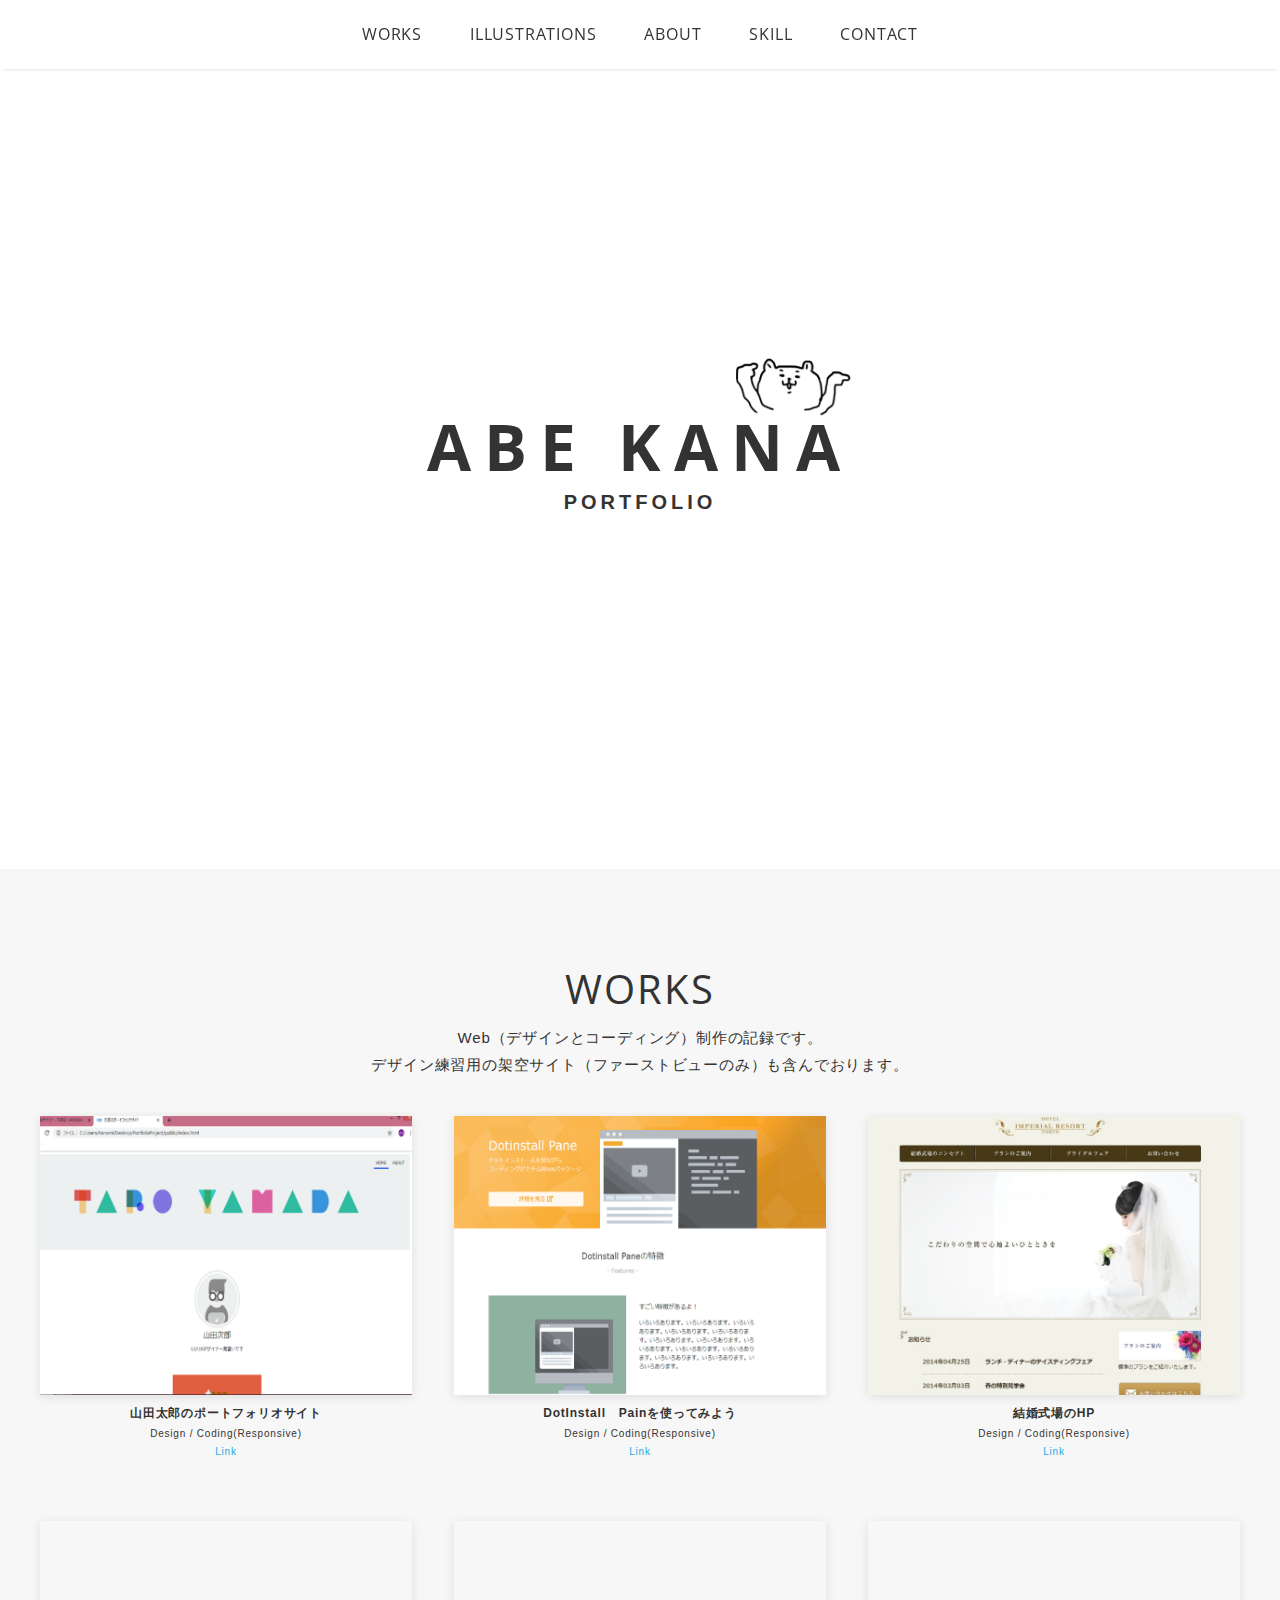
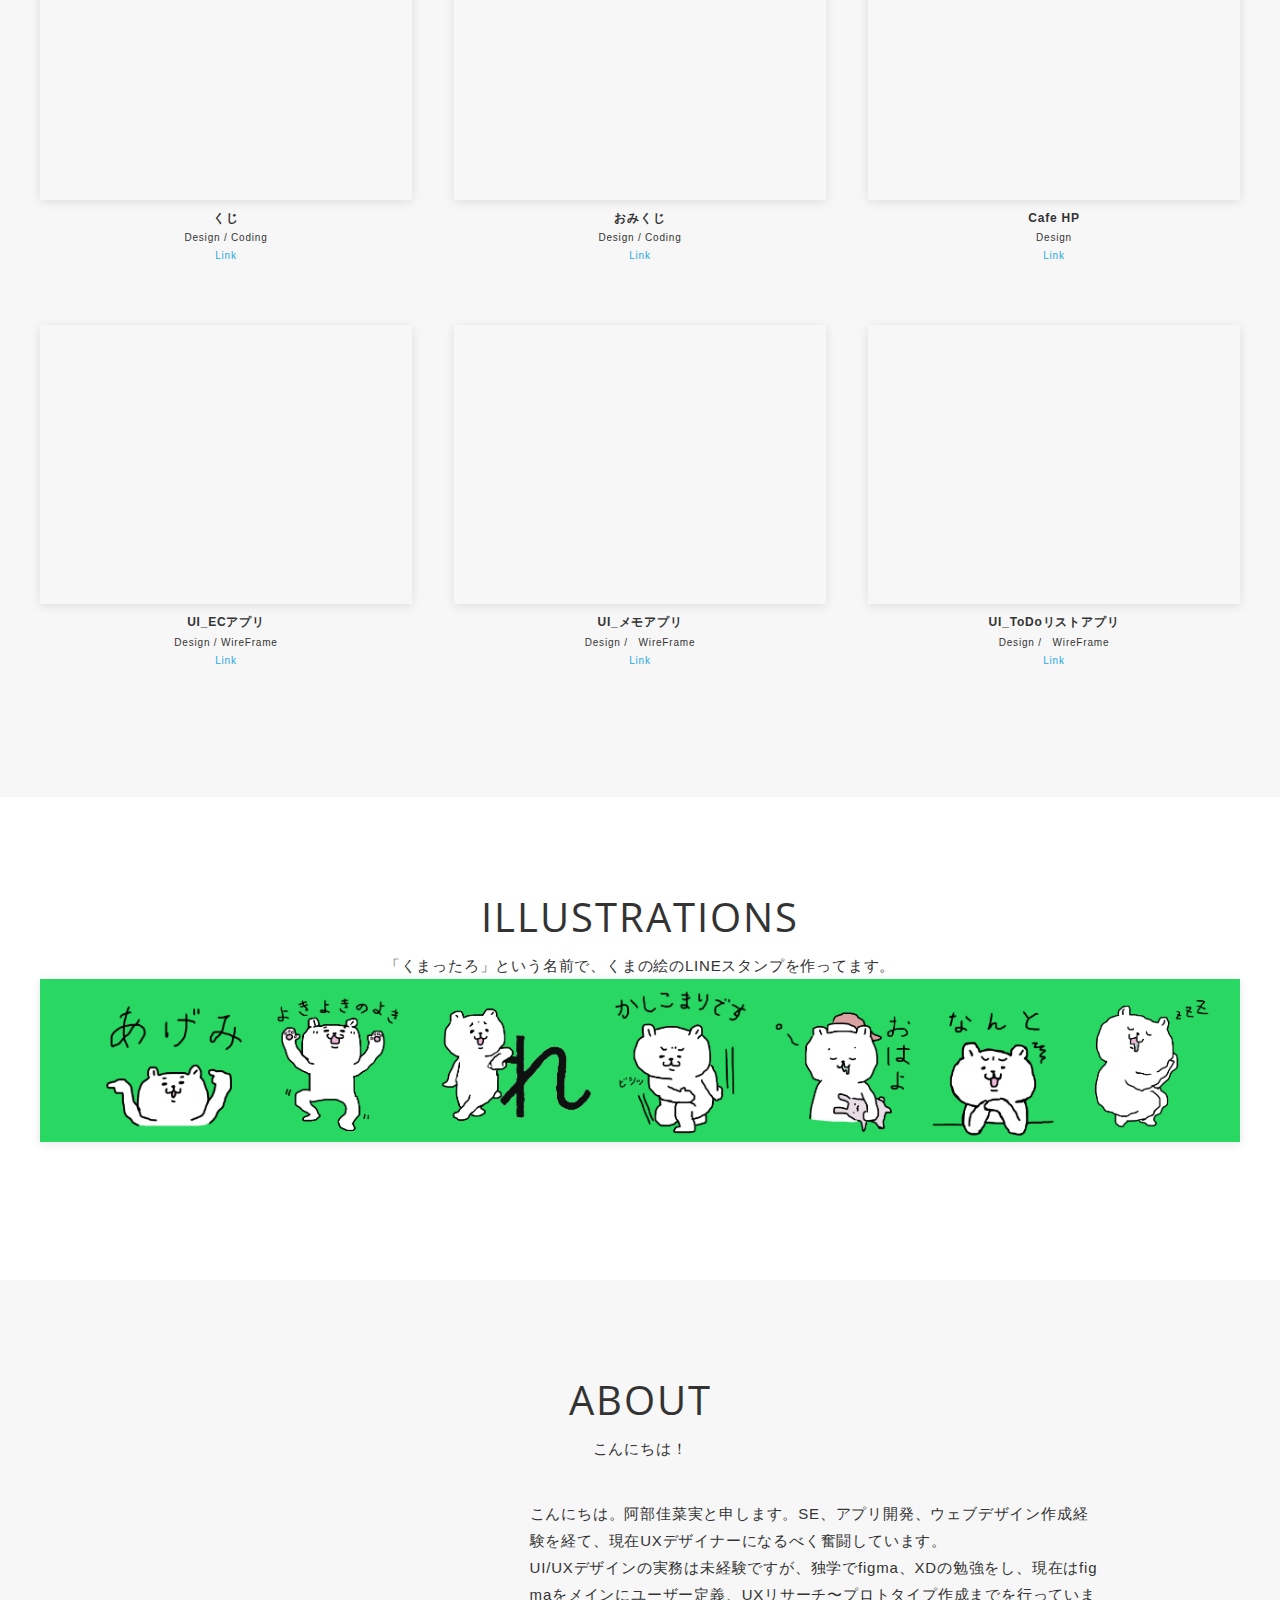
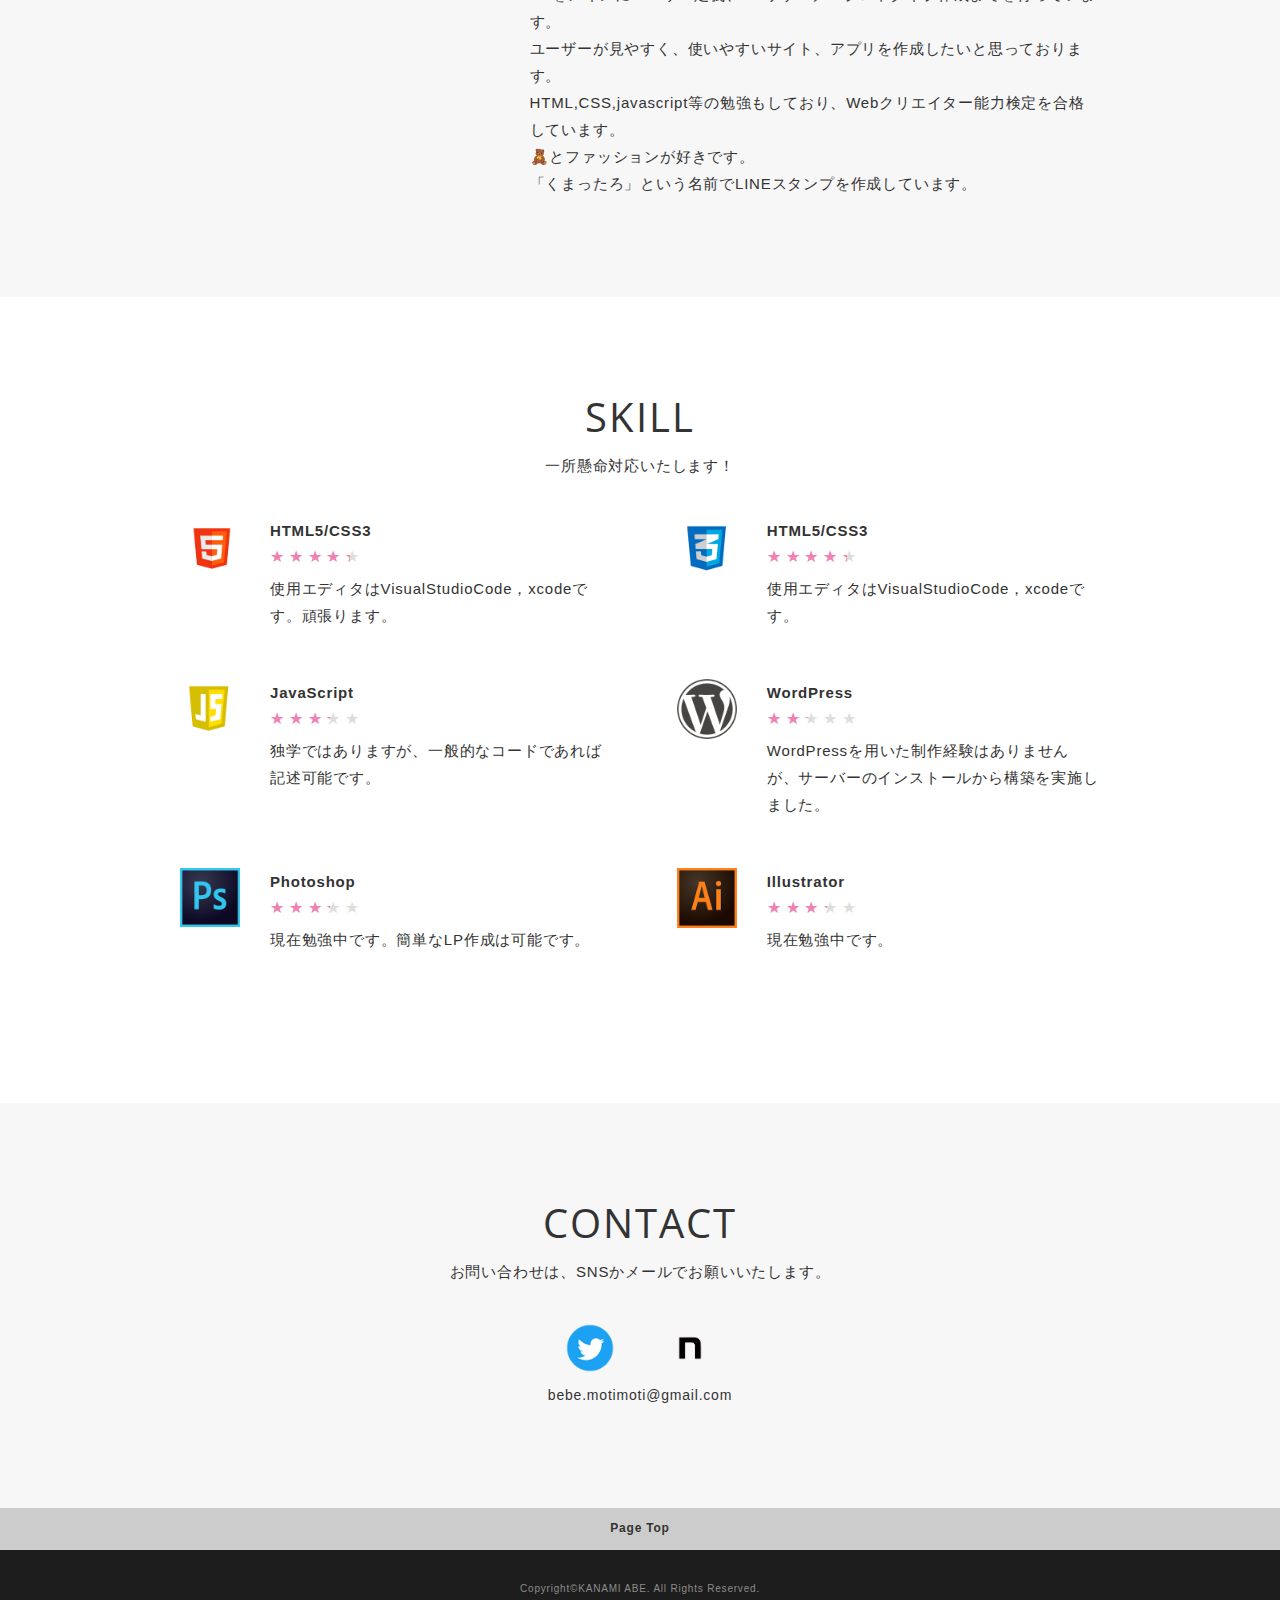
<file: index.html>
<!DOCTYPE html>
<html>
<head>
  <meta charset="utf-8">
  <meta name="viewport" content="width=device-width,initial-scale=1.0,user-scalable=no">/
  <meta property='og:type' content='website'>
  <meta property='og:title' content='ABE ポートフォリオ'>
  <meta property='og:url' content='URLが入る'>
  <meta property='og:description' content='ABEのポートフォリオサイトです！'>
  <meta property="og:image" content="img/ogp.png">
  <meta name="description" content="UI/UXデザイナー ABE のポートフォリオサイトです！" />
  <title> ABE  KANAポートフォリオ</title>
  <link href="https://fonts.googleapis.com/css?family=Open+Sans:700" rel="stylesheet">
  <link href="css/reset.css" media="all" rel="stylesheet" type="text/css" />
  <link href="css/photoswipe/photoswipe.css" media="all" rel="stylesheet" type="text/css" />
  <link href="css/photoswipe/default-skin/default-skin.css" media="all" rel="stylesheet" type="text/css" />
  <link href="css/style.css" media="all" rel="stylesheet" type="text/css" />
  <link rel="shortcut icon" href="img/favicon.ico" />
  <link rel=”canonical” href=”URLが入る” />
</head>

<body>
  <div id="wrapper">
    <nav id="gnav" class="fixed">
      <ul>
        <li><a href="#works">WORKS</a></li>
        <!--<li><a href="#feature">FEATURE</a></li>-->
        <li><a href="#illustrations">ILLUSTRATIONS</a></li>
        <li><a href="#about">ABOUT</a></li>
        <li><a href="#skill">SKILL</a></li>
        <li><a href="#contact">CONTACT</a></li>
      </ul>
    </nav>
    <header id="header">
      <div class="inner">
        <h1 class="logo">
          <div class="logo-title">ABE KANA</div>
          <div class="logo-desc">PORTFOLIO</div>
          <div class="icon-kuma">
              <img src="img/feature/icon_kuma.png"/>
          </div>
        </h1>
      </div>
    </header>
    <main id="contents">
      <section class="section" id="works">
        <div class="inner">
          <div class="section-title-area">
            <h2 class="section-title">WORKS</h2>
            <div class="section-intro">
              <div class="section-text">
                Web（デザインとコーディング）制作の記録です。<br class="pc">デザイン練習用の架空サイト（ファーストビューのみ）も含んでおります。
              </div>
            </div>
          </div>
          <div class="section-body card-wrapper my-gallery">
            <div class="card">
              <a href="img/works/yamadatarou1600_1200top.jpg" data-size="960x720" class="card-image hover-action-01">
                <img class="lazyload fadein" src="img/placeholder4x3.png" data-src="img/works/yamadatarou1600_1200top.jpg" alt="" />
              </a>
              <div class="card-caption">
                <div class="card-caption-title">山田太郎のポートフォリオサイト</div>
                <div class="card-caption-info">Design / Coding(Responsive) </div>
                <div class="card-caption-url"><a class="url-link" href="https://Kumattaro.github.io/portfolio/works/PortfolioProject/public" target="_blank">Link</a>
                </div>
              </div>
            </div>
            <div class="card">
              <a href="img/works/DotInstallPainを使ってみよう.jpg" data-size="960x720" class="card-image hover-action-01">
                <img class="lazyload fadein" src="img/placeholder4x3.png" data-src="img/works/DotInstallPainを使ってみよう.jpg" alt="" />
              </a>
              <div class="card-caption">
                <div class="card-caption-title">DotInstall　Painを使ってみよう</div>
                <div class="card-caption-info">Design / Coding(Responsive)</div>
                <div class="card-caption-url"><a class="url-link" href="https://Kumattaro.github.io/portfolio/works/MyDotinstallPane" target="_blank">Link</a>
                </div>
              </div>
            </div>
            <div class="card">
              <a href="img/works/kekkonshiki_1300_830.jpg" data-size="960x720" class="card-image hover-action-01">
                <img class="lazyload fadein" src="img/placeholder4x3.png" data-src="img/works/kekkonshiki_1300_830.jpg" alt="" />
              </a>
              <div class="card-caption">
                <div class="card-caption-title">結婚式場のHP</div>
                <div class="card-caption-info">Design / Coding(Responsive)</div>
                <div class="card-caption-url"><a class="url-link" href="http://ppopoko.html.xdomain.jp/webcre-expert/start/index.html" target="_blank">Link</a>
                </div>
              </div>
            </div>
            <div class="card">
              <a href="img/works/kuji.jpg" data-size="960x720" class="card-image hover-action-01">
                <img class="lazyload fadein" src="img/placeholder4x3.png" data-src="img/works/kuji.jpg" alt="" />
              </a>
              <div class="card-caption">
                <div class="card-caption-title">くじ</div>
                <div class="card-caption-info">Design / Coding</div>
                <div class="card-caption-url"><a class="url-link"
                    href="https://Kumattaro.github.io/portfolio/works/MyJSPractice" target="_blank">Link</a>
                </div>
              </div>
            </div>

            <div class="card">
                <a href="img/works/omikuji.jpg" data-size="960x720" class="card-image hover-action-01">
                  <img class="lazyload fadein" src="img/placeholder4x3.png" data-src="img/works/omikuji.jpg" alt="" />
                </a>
              <div class="card-caption">
                <div class="card-caption-title">おみくじ</div>
                <div class="card-caption-info">Design / Coding</div>
                <div class="card-caption-url"><a class="url-link" href="" target="_blank">Link</a> </div>
              </div>
            </div>

            <div class="card">
              <a href="img/works/Cafe HP.jpg" data-size="960x720" class="card-image hover-action-01">
                <img class="lazyload fadein" src="img/placeholder4x3.png" data-src="img/works/Cafe HP.jpg" alt="" />
              </a>
              <div class="card-caption">
                <div class="card-caption-title">Cafe HP</div>
                <div class="card-caption-info">Design</div>
                <div class="card-caption-url"><a class="url-link"
                  href="https://xd.adobe.com/view/ba840b9c-0f47-4ef0-8bd9-20ab583a79ad-efd7/?fullscreen"  target="_blank">Link</a>
                </div>
              </div>
            </div>


            <div class="card">
                    <a href="img/works/UI_ECapli.jpg" data-size="960x720" class="card-image hover-action-01">
                      <img class="lazyload fadein" src="img/placeholder4x3.png" data-src="img/works/UI_ECapli.jpg" alt="" />
                    </a>
                  <div class="card-caption">
                    <div class="card-caption-title">UI_ECアプリ</div>
                    <div class="card-caption-info">Design / WireFrame</div>
                    <div class="card-caption-url"><a class="url-link" href="https://xd.adobe.com/view/43ecffc7-7f62-424d-80df-943180bf1c2d-16bf/?fullscreen" target="_blank">Link</a></div>
                  </div>
            </div>

            <div class="card">
              <a href="img/works/UI_memoapli.jpg" data-size="960x720" class="card-image hover-action-01">
                <img class="lazyload fadein" src="img/placeholder4x3.png" data-src="img/works/UI_memoapli.jpg" alt="" />
              </a>
              <div class="card-caption">
                <div class="card-caption-title">UI_メモアプリ</div>
                <div class="card-caption-info">Design /　WireFrame</div>
                <div class="card-caption-url"><a class="url-link"
                    href="https://xd.adobe.com/view/7edcfede-1736-47e6-b38e-4d2c403fe5e4-2b8f/?fullscreen&hints=off" target="_blank">Link</a>
                </div>
              </div>
            </div>

            <div class="card">
              <a href="img/works/UI_ToDolistapli.jpg" data-size="960x720" class="card-image hover-action-01">
                <img class="lazyload fadein" src="img/placeholder4x3.png" data-src="img/works/UI_ToDolistapli.jpg" alt="" />
              </a>
              <div class="card-caption">
                <div class="card-caption-title">UI_ToDoリストアプリ</div>
                <div class="card-caption-info">Design /　WireFrame</div>
                <div class="card-caption-url"><a class="url-link"
                    href="https://xd.adobe.com/view/7fcadeba-fa3d-46b1-90d6-c703cdb26c31-2a99/?fullscreen&hints=off" target="_blank">Link</a>
              </div>
            </div>





  <!-- 　　　　　<div>
             <div class="card">
                <a href="img/works/munouyakuyasaiLP1600_1200.jpg" data-size="960x720" class="card-image hover-action-01">
                  <img class="lazyload fadein" src="img/placeholder4x3.png" data-src="img/works/munouyakuyasaiLP1600_1200.jpg" alt="" />
                </a>
               <div class="card-caption">
                <div class="card-caption-title">無農薬野菜通販LP</div>
                <div class="card-caption-info">Design</div>
               </div>
             </div>
            </div> --> 　
            <!-- これ入れる前　から６つくらいエラー出てる　Javascriptのところでｘってなるところ　何故か動いてるけど　 -->
          </div>

        </div>
      </section>
      <section class="section" id="illustrations">
        <div class="inner">
          <div class="section-title-area">
            <h2 class="section-title">ILLUSTRATIONS</h2>
            <div class="section-intro">
              <div class="section-text">
                「くまったろ」という名前で、くまの絵のLINEスタンプを作ってます。<br class="pc">
              </div>
              <a href="https://line.me/S/sticker/8775985" target="_blank" class="card-image hover-action-01">
                <img src="img/illustrations/linesyoukai.png" alt="くまったろLINEスタンプ"></a>
            </div>
          </div>
<!--      <section class="section" id="feature">-->
<!--        <div class="inner">-->
<!--          <div class="section-title-area">-->
<!--            <h2 class="section-title">FEATURE</h2>-->
<!--            <div class="section-intro">-->
<!--              1サイトの解説-->
<!--            </div>-->
<!--          </div>-->
<!--          <div class="section-body">-->
<!--            <div class="section-image">-->
<!--              <a href="https://webdesigner-go.com/" class="hover-action-01" target="_blank"><img-->
<!--                  src="img/feature/feature.jpg" alt=""></a>-->
<!--            </div>-->
<!--            <div class="section-desc">-->
<!--             <div class="section-text">-->
<!--                <span class="text-bold">サイト名：</span><br>サイト名が入る<br><a href="#"-->
<!--                  target="_blank">https://xd.adobe.com/view/0743cb2c-7b58-4806-a343-9ce2fc991474-5210/?fullscreen</a><br><br>-->
<!--                <span class="text-bold">担当：</span><br>Design / Coding (Responsive) / WordPress /-->
<!--                Writing<br>-->
<!--                <br>-->
<!--                <span-->
<!--                  class="text-bold">コメント：</span><br>テキストテキストテキストテキストテキストテキストテキストテキストテキスト<br>テキストテキストテキストテキストテキストテキストテキストテキストテキストテキストテキストテキストテキストテキストテキストテキストテキストテキストテキストテキストテキストテキストテキストテキストテキストテキストテキストテキストテキストテキストテキストテキストテキストテキストテキストテキストテキストテキストテキストテキストテキストテキストテキストテキストテキストテキストテキストテキストテキストテキスト<br><br>テキストテキストテキストテキストテキストテキストテキストテキストテキストテキストテキストテキストテキストテキストテキストテキストテキストテキスト<br><br>-->
<!--                テキストテキストテキストテキストテキストテキストテキストテキストテキストテキストテキストテキストテキストテキストテキストテキストテキストテキストテキスト<br><br>テキストテキストテキストテキストテキストテキストテキストテキストテキストテキストテキストテキストテキストテキストテキストテキストテキストテキスト-->
<!--              </div>-->
            </div>
          </div>

      </section>
      <section class="section" id="about">
        <div class="inner">
          <div class="section-title-area">
            <h2 class="section-title">ABOUT</h2>
            <div class="section-intro">
              こんにちは！
            </div>
          </div>
          <div class="section-body">
            <div class="section-image">
              <img class="lazyload fadein" data-src="img/about/profile_kuma.png" alt="">
            </div>
            <div class="section-desc">
              <div class="section-text">
                こんにちは。阿部佳菜実と申します。SE、アプリ開発、ウェブデザイン作成経験を経て、現在UXデザイナーになるべく奮闘しています。<br>
                UI/UXデザインの実務は未経験ですが、独学でfigma、XDの勉強をし、現在はfigmaをメインにユーザー定義、UXリサーチ〜プロトタイプ作成までを行っています。<br>
                ユーザーが見やすく、使いやすいサイト、アプリを作成したいと思っております。<br>
                HTML,CSS,javascript等の勉強もしており、Webクリエイター能力検定を合格しています。<br>
                &#129528;とファッションが好きです。<br>
                「くまったろ」という名前でLINEスタンプを作成しています。<br>
              </div>
            </div>
          </div>
        </div>
      </section>
      <section class="section" id="skill">
        <div class="inner">
          <div class="section-title-area">
            <h2 class="section-title">SKILL</h2>
            <div class="section-intro">
              一所懸命対応いたします！
            </div>
          </div>
          <div class="section-body card-wrapper">
            <div class="card">
              <div class="skill-icon">
                <img src="img/skill/icon_html5.png" alt="">
              </div>
              <div class="skill-desc">
                <h3 class="skill-desc-title">HTML5/CSS3</h3>
                <div class="rating">
                  <div class="rate rate4"></div>
                </div>
                <div class="section-text">
                  使用エディタはVisualStudioCode，xcodeです。頑張ります。</div>
              </div>
            </div>
            <div class="card">
              <div class="skill-icon">
                <img src="img/skill/icon_css3.png" alt="">
              </div>
              <div class="skill-desc">
                <h3 class="skill-desc-title">HTML5/CSS3</h3>
                <div class="rating">
                  <div class="rate rate4"></div>
                </div>
                <div class="section-text">
                  使用エディタはVisualStudioCode，xcodeです。</div>
              </div>
            </div>
            <div class="card">
              <div class="skill-icon">
                <img src="img/skill/icon_js.png" alt="">
              </div>
              <div class="skill-desc">
                <h3 class="skill-desc-title">JavaScript</h3>
                <div class="rating">
                  <div class="rate rate3"></div>
                </div>
                <div class="section-text">
                  独学ではありますが、一般的なコードであれば記述可能です。</div>
              </div>
            </div>
            <div class="card">
              <div class="skill-icon">
                <img src="img/skill/icon_wp.png" alt="">
              </div>
              <div class="skill-desc">
                <h3 class="skill-desc-title">WordPress</h3>
                <div class="rating">
                  <div class="rate rate2"></div>
                </div>
                <div class="section-text">
                  WordPressを用いた制作経験はありませんが、サーバーのインストールから構築を実施しました。</div>
              </div>
            </div>
            <div class="card">
              <div class="skill-icon">
                <img src="img/skill/icon_ps.png" alt="">
              </div>
              <div class="skill-desc">
                <h3 class="skill-desc-title">Photoshop</h3>
                <div class="rating">
                  <div class="rate rate3"></div>
                </div>
                <div class="section-text">
                  現在勉強中です。簡単なLP作成は可能です。</div>
              </div>
            </div>
            <div class="card">
              <div class="skill-icon">
                <img src="img/skill/icon_ai.png" alt="">
              </div>
              <div class="skill-desc">
                <h3 class="skill-desc-title">Illustrator</h3>
                <div class="rating">
                  <div class="rate rate3"></div>
                </div>
                <div class="section-text">
                  現在勉強中です。
                </div>
              </div>
            </div>
          </div>
      </section>
      <section class="section" id="contact">
        <div class="inner">
          <div class="section-title-area">
            <h2 class="section-title">CONTACT</h2>
            <div class="section-intro">
              お問い合わせは、SNSかメールでお願いいたします。
            </div>
          </div>
          <div class="section-body contact-wrapper">
            <div class="contact-list">
              <ul>
                <li><a href="https://x.com/bebe_moti" target="_blank"><img src="img/contact/icon_tw.png" alt=""></a>
                </li>
                <li><a href="https://note.com/uxdesignernaru" target="_blank"><img src="img/contact/icon_nt.png" alt=""></a>
                </li>
                <!-- <li><a href="https://www.facebook.com/" target="_blank"><img src="img/contact/icon_fb.png" alt=""></a>
                </li> -->
              </ul>
              <div class="contact-other">bebe.motimoti@gmail.com</div>
            </div>
          </div>
        </div>
      </section>
    </main>
    <footer id="footer">
      <div class="pageTop">
        <div id="js-pageTop">
          Page Top
        </div>
      </div>
      <div class="inner">
        <div class="copyright">Copyright&copy;KANAMI ABE. All Rights Reserved.</>
        </div>
    </footer>
  </div>


  <!-- Root element of PhotoSwipe. Must have class pswp. -->
  <div class="pswp" tabindex="-1" role="dialog" aria-hidden="true">

    <!-- Background of PhotoSwipe.
           It's a separate element as animating opacity is faster than rgba(). -->
    <div class="pswp__bg"></div>

    <!-- Slides wrapper with overflow:hidden. -->
    <div class="pswp__scroll-wrap">

      <!-- Container that holds slides.
              PhotoSwipe keeps only 3 of them in the DOM to save memory.
              Don't modify these 3 pswp__item elements, data is added later on. -->
      <div class="pswp__container">
        <div class="pswp__item"></div>
        <div class="pswp__item"></div>
        <div class="pswp__item"></div>
      </div>

      <!-- Default (PhotoSwipeUI_Default) interface on top of sliding area. Can be changed. -->
      <div class="pswp__ui pswp__ui--hidden">

        <div class="pswp__top-bar">

          <!--  Controls are self-explanatory. Order can be changed. -->

          <div class="pswp__counter"></div>

          <button class="pswp__button pswp__button--close" title="Close (Esc)"></button>



          <button class="pswp__button pswp__button--fs" title="Toggle fullscreen"></button>

          <button class="pswp__button pswp__button--zoom" title="Zoom in/out"></button>

          <!-- Preloader demo http://codepen.io/dimsemenov/pen/yyBWoR -->
          <!-- element will get class pswp__preloader--active when preloader is running -->
          <div class="pswp__preloader">
            <div class="pswp__preloader__icn">
              <div class="pswp__preloader__cut">
                <div class="pswp__preloader__donut"></div>
              </div>
            </div>
          </div>
        </div>

        <div class="pswp__share-modal pswp__share-modal--hidden pswp__single-tap">
          <div class="pswp__share-tooltip"></div>
        </div>

        <button class="pswp__button pswp__button--arrow--left" title="Previous (arrow left)">
        </button>

        <button class="pswp__button pswp__button--arrow--right" title="Next (arrow right)">
        </button>

        <div class="pswp__caption">
          <div class="pswp__caption__center"></div>
        </div>

      </div>

    </div>

  </div>
  <script src="https://ajax.googleapis.com/ajax/libs/jquery/1.12.4/jquery.min.js"></script>
  <script type='text/javascript' src="js/photoswipe/photoswipe.min.js"></script>
  <script type='text/javascript' src="js/photoswipe/photoswipe-ui-default.js"></script>
  <script type='text/javascript' src="js/photoswipe/photoswipe_setup.js"></script>
  <script type='text/javascript' src="js/lazysizes/lazysizes.min.js"></script>
  <script type='text/javascript' src="js/script.js"></script>
</body>
</html>
</file>
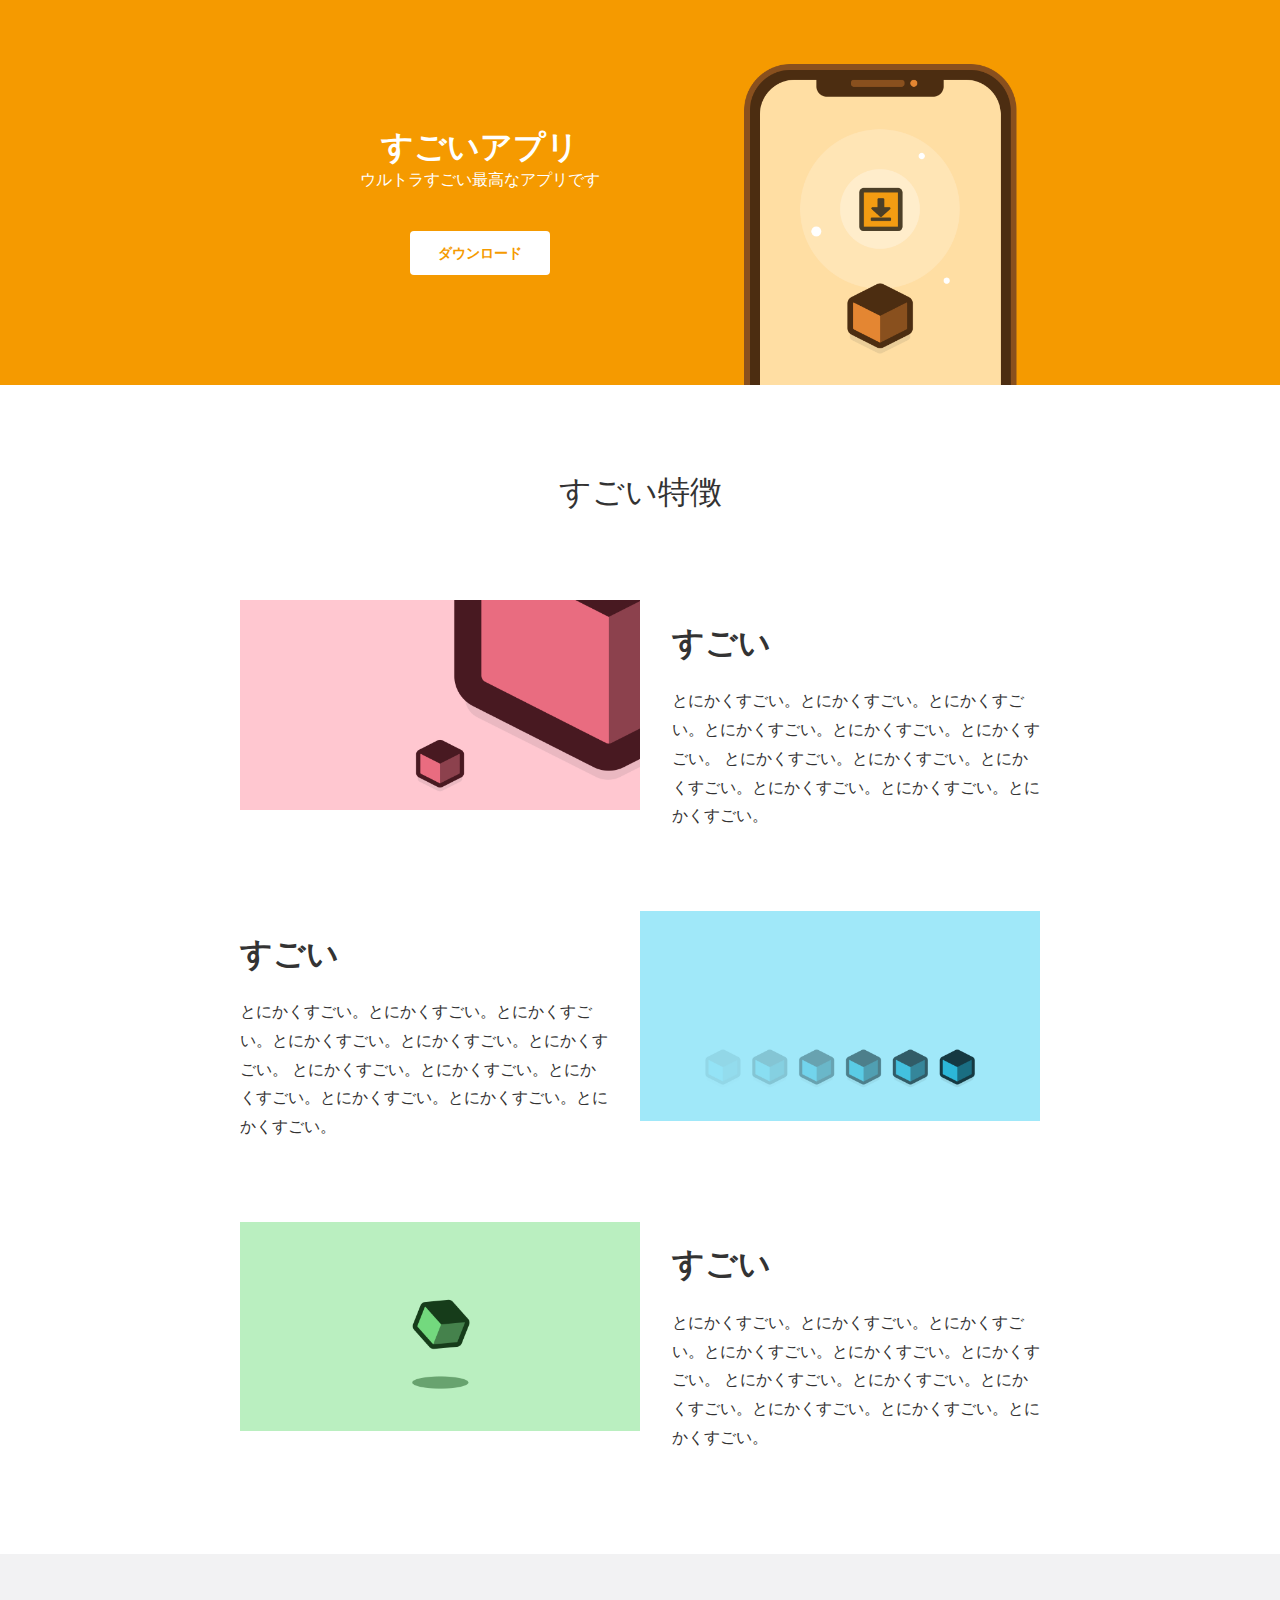
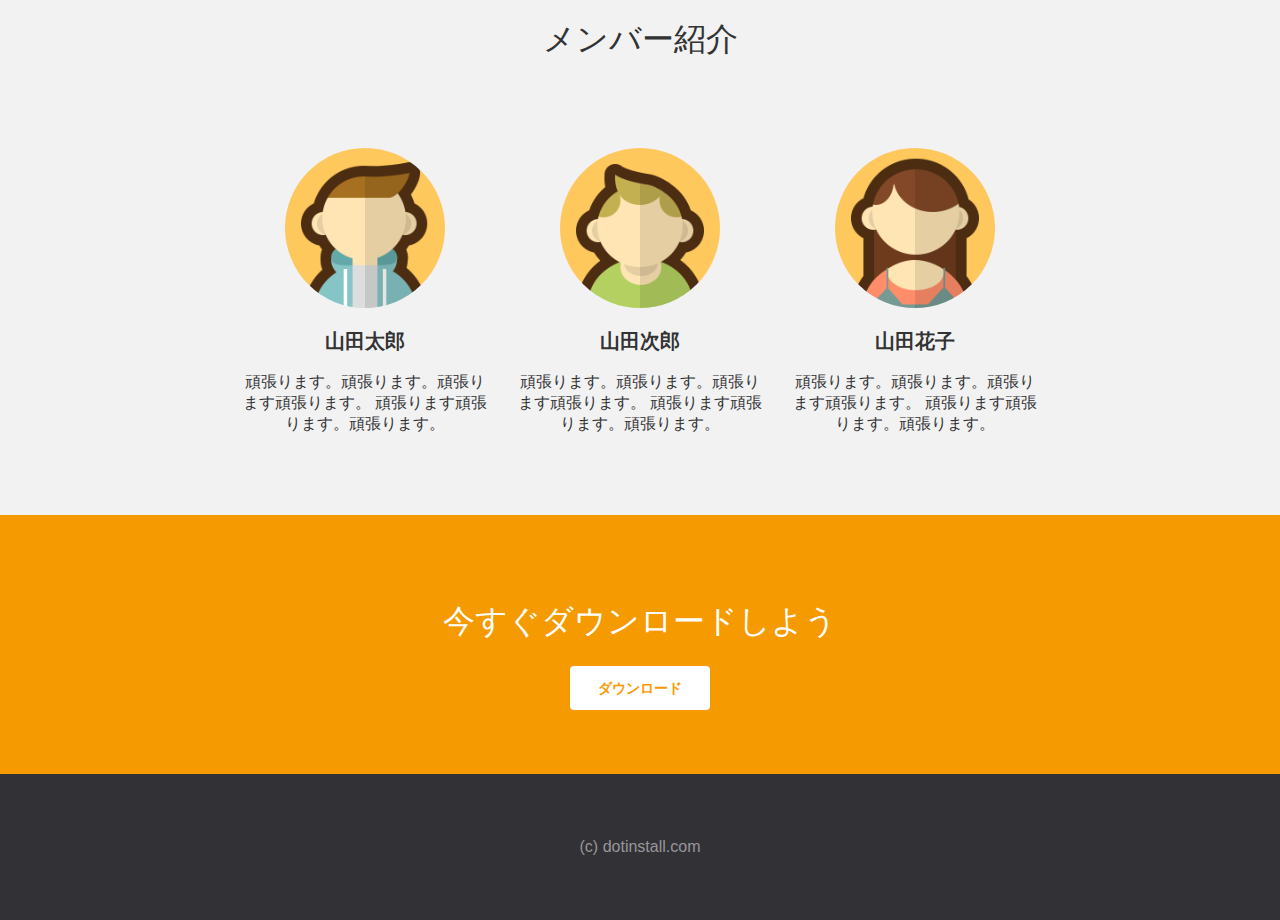
<file: works/MyAwesomeApp/index.html>
<!DOCTYPE html>
<html lang="ja">
    <head>
        <meta charset="utf-8">
        <meta name="viewport" content="width=device-width,initial-scale=1">
        <title>すごいアプリ</title>
        <link rel="stylesheet" href="css/styles.css">
        <link rel="icon" href="favicon.ico">
    </head>
    <body>
        <header>
            <div class="container">
                <div class="info">
                    <h1>すごいアプリ</h1>
                    <p>ウルトラすごい最高なアプリです</p>
                    <a href="" class="btn">ダウンロード</a>
                </div>
                <div class="pic">
                    <img src="img/top.png">
                </div>
            </div>
        </header>
    
    <section class="features">
        <h1>すごい特徴</h1>
        
        <div class="container">
            <section>
                <div class="pic">
                    <img src="img/feature1.png">
                </div>
                <div class="info">
                        <h1>すごい</h1>    
                        <p>とにかくすごい。とにかくすごい。とにかくすごい。とにかくすごい。とにかくすごい。とにかくすごい。
                            とにかくすごい。とにかくすごい。とにかくすごい。とにかくすごい。とにかくすごい。とにかくすごい。
                        </p>
                </div>
            </section>

            <section>
                <div class="pic">
                    <img src="img/feature2.png">
                </div>
                <div class="info">
                        <h1>すごい</h1>    
                        <p>とにかくすごい。とにかくすごい。とにかくすごい。とにかくすごい。とにかくすごい。とにかくすごい。
                            とにかくすごい。とにかくすごい。とにかくすごい。とにかくすごい。とにかくすごい。とにかくすごい。
                        </p>
                </div>
            </section>

            <section>
                <div class="pic">
                    <img src="img/feature3.png">
                </div>
                <div class="info">
                        <h1>すごい</h1>    
                        <p>とにかくすごい。とにかくすごい。とにかくすごい。とにかくすごい。とにかくすごい。とにかくすごい。
                            とにかくすごい。とにかくすごい。とにかくすごい。とにかくすごい。とにかくすごい。とにかくすごい。
                        </p>
                </div>
            </section>
        </div>
    </section>
    
    <section class="members">
        <h1>メンバー紹介</h1>
        <ul>
            <li>
                <img src="img/member1.png">
                <h2>山田太郎</h2>
                <p>頑張ります。頑張ります。頑張ります頑張ります。
                    頑張ります頑張ります。頑張ります。
                </p>
            </li>
            
            <li>
                <img src="img/member2.png">
                <h2>山田次郎</h2>
                <p>頑張ります。頑張ります。頑張ります頑張ります。
                    頑張ります頑張ります。頑張ります。
                </p>
            </li>
            
            <li>
                <img src="img/member3.png">
                <h2>山田花子</h2>
                <p>頑張ります。頑張ります。頑張ります頑張ります。
                    頑張ります頑張ります。頑張ります。
                </p>
            </li>  
        </ul>
    </section>

    <section class="call-to-action">
        <h1>今すぐダウンロードしよう</h1>
        <a href="" class="btn">ダウンロード</a>
    </section>

    <footer>
        (c) dotinstall.com
    </footer>

</body>
</html>
</file>
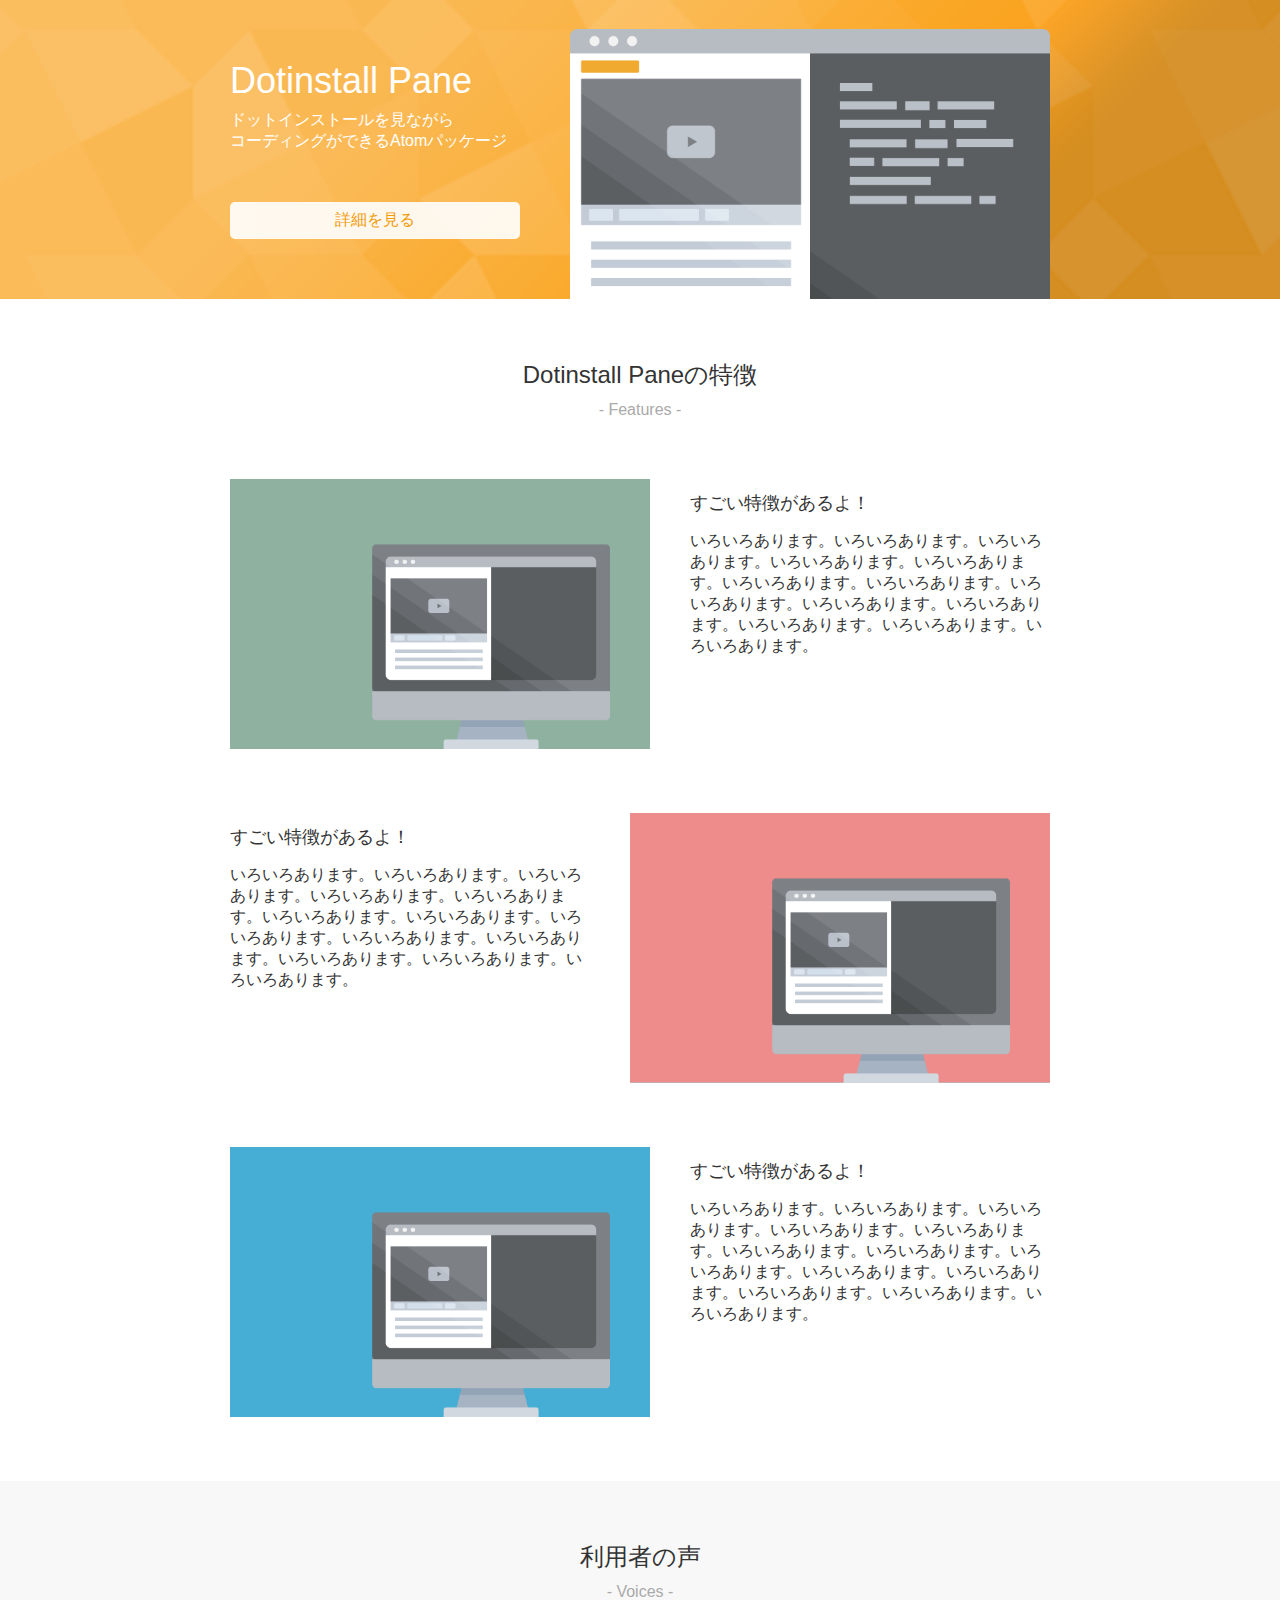
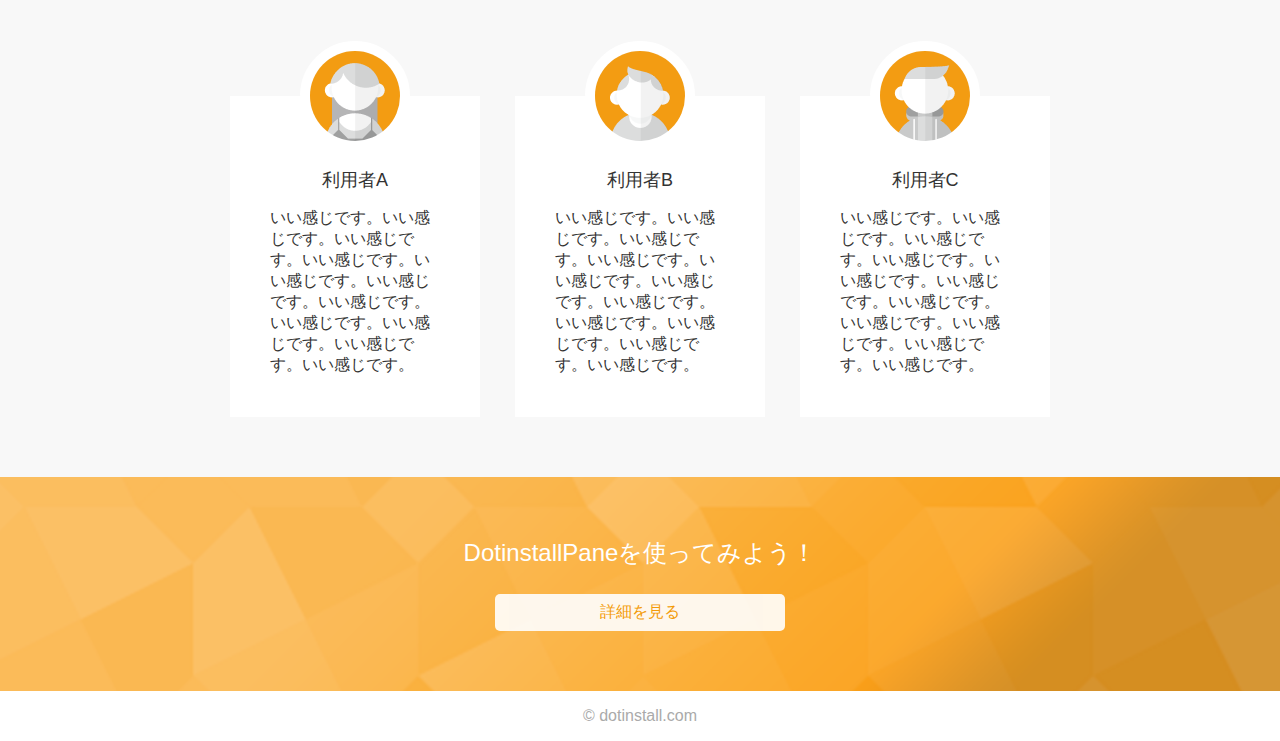
<file: works/MyDotinstallPane/index.html>
<!DOCTYPE html>
<html lang="ja">
<head>
   <meta charset="utf-8">
   <title>Dotinstall Paneを使ってみよう</title>
   <link rel="icon" href="favicon.ico">
  <link rel="stylesheet" href="https://use.fontawesome.com/releases/v5.8.1/css/all.css" integrity="sha384-50oBUHEmvpQ+1lW4y57PTFmhCaXp0ML5d60M1M7uH2+nqUivzIebhndOJK28anvf" crossorigin="anonymous">
 <link rel="stylesheet" href="css/styles.css">
</head>
<body>
  <header class="orange-bg">
    <div class="container">
      <h1>Dotinstall Pane</h1>
      <p>
        ドットインストールを見ながら<br>
        コーディングができるAtomパッケージ
      </p>
      <a href="#" target="_blank" class="btn">詳細を見る <i class="fas fa-external-link-alt"></i></a>
      <img src="img/top.png" width="480" height="270" alt="DotinstallPaneの画像">
    </div>
  </header>

  <section class="features">
    <div class="container">
      <h1 data-subtitle="- Features -" class="section-title">Dotinstall Paneの特徴</h1>

      <section class="feature">
       <img src="img/feature1.png" width="420" height="270" alt="特徴1">
       <div class="desc">
         <h1>すごい特徴があるよ！</h1>
         <p>いろいろあります。いろいろあります。いろいろあります。いろいろあります。いろいろあります。いろいろあります。いろいろあります。いろいろあります。いろいろあります。いろいろあります。いろいろあります。いろいろあります。いろいろあります。</p>
       </div>
      </section>

      <section class="feature">
       <img src="img/feature2.png" width="420" height="270" alt="特徴2">
       <div class="desc">
         <h1>すごい特徴があるよ！</h1>
         <p>いろいろあります。いろいろあります。いろいろあります。いろいろあります。いろいろあります。いろいろあります。いろいろあります。いろいろあります。いろいろあります。いろいろあります。いろいろあります。いろいろあります。いろいろあります。</p>
       </div>
      </section>

      <section class="feature">
       <img src="img/feature3.png" width="420" height="270" alt="特徴3">
       <div class="desc">
         <h1>すごい特徴があるよ！</h1>
         <p>いろいろあります。いろいろあります。いろいろあります。いろいろあります。いろいろあります。いろいろあります。いろいろあります。いろいろあります。いろいろあります。いろいろあります。いろいろあります。いろいろあります。いろいろあります。</p>
       </div>
      </section>
    </div>
  </section>

      <section class="voices">
        <div class="container">
          <h1 data-subtitle="- Voices -" class="section-title">利用者の声</h1>
          <div class="flex">
            <section class="voice">
              <img src="img/user1.png" width="90" heigt="90" alt="利用者A">
              <h1>利用者A</h1>
              <p>いい感じです。いい感じです。いい感じです。いい感じです。いい感じです。いい感じです。いい感じです。いい感じです。いい感じです。いい感じです。いい感じです。</p>
            </section>

            <section class="voice">
              <img src="img/user2.png" width="90" heigt="90" alt="利用者B">
              <h1>利用者B</h1>
              <p>いい感じです。いい感じです。いい感じです。いい感じです。いい感じです。いい感じです。いい感じです。いい感じです。いい感じです。いい感じです。いい感じです。</p>
            </section>

            <section class="voice">
              <img src="img/user3.png" width="90" heigt="90" alt="利用者C">
              <h1>利用者C</h1>
              <p>いい感じです。いい感じです。いい感じです。いい感じです。いい感じです。いい感じです。いい感じです。いい感じです。いい感じです。いい感じです。いい感じです。</p>
            </section>
          </div>
        </div>
      </section>

      <section class="call-to-action orange-bg">
        <div class="container">
          <h1 class="section-title">DotinstallPaneを使ってみよう！</h1>
          <a href="#" target="_blank" class="btn">詳細を見る <i class="fas fa-external-link-alt"></i></a>
       </div>
      </section>

      <footer>
        <p>&copy; dotinstall.com</p>
      </footer>
</body>
</html>
</file>
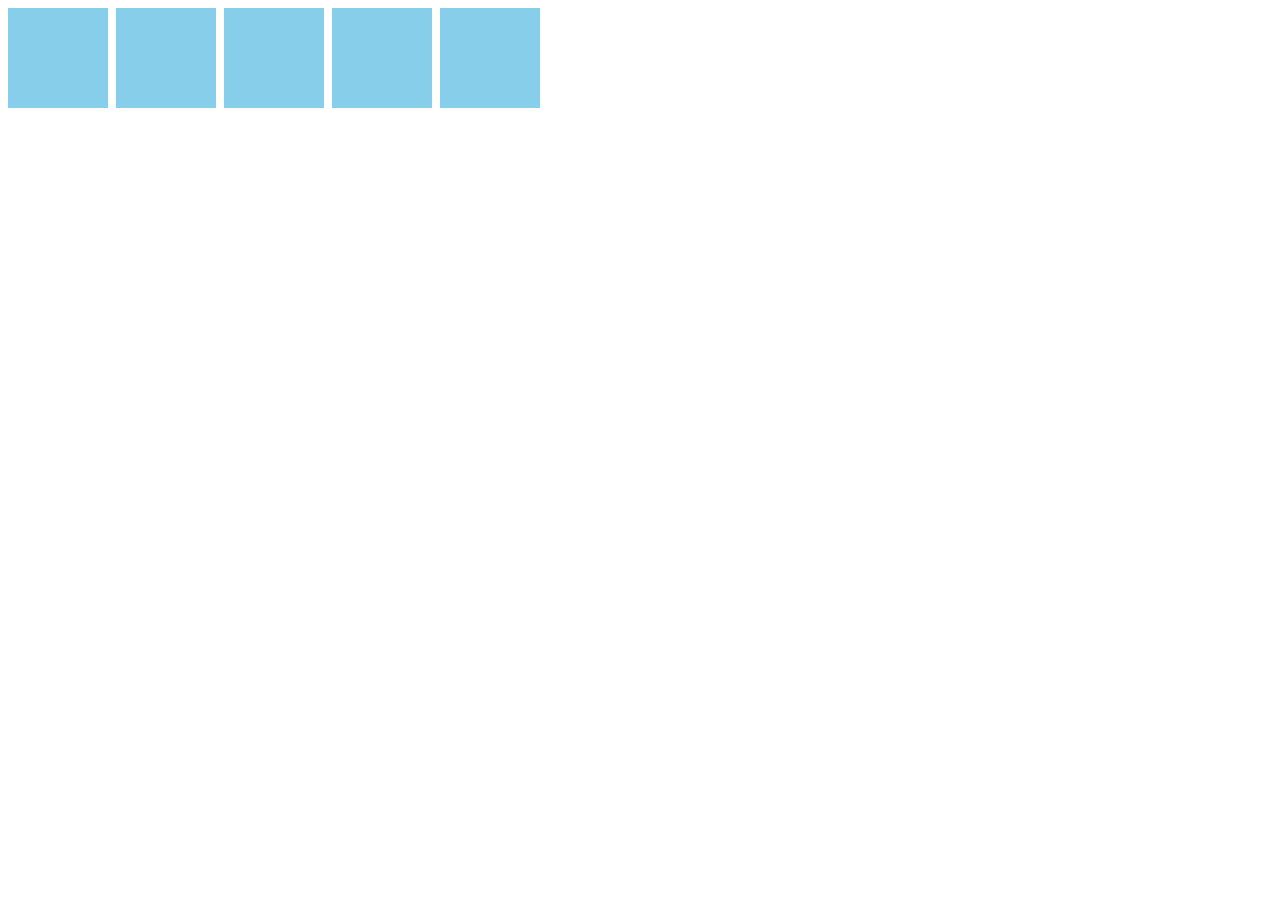
<file: works/MyJSPractice/index.html>
<!DOCTYPE html>
<html lang="ja">
<head>
    <meta charset="utf-8">
    <title>JavaScript Practice</title>
    <style>
        body {
            display: flex;
            flex-wrap: wrap;
        }
        .box {
            width: 100px;
            height: 100px;
            background: skyblue;
            cursor: pointer;
            transition: 0.8s;
            margin: 0 8px 8px 0;
            text-align: center;
            line-height: 100px;

        }
        .win {
            background: pink;
            border-radius: 50%;
            transform: rotate(360deg);
        }

        .lose {
            transform: scale(0.9);
        }
    </style>
</head>
<body>
    <!-- <div class="box" id="target1"></div>
    <div class="box" id="target2"></div>
    <div class="box" id="target3"></div> -->

    <script>
        'use strict';

        const num = 5;
        const winner = Math.floor(Math.random() * num);//0-4

        for (let i = 0; i < num; i++) {
            const div = document.createElement('div');
            div.classList.add('box');
            

            div.addEventListener('click', () => {
               if(i === winner){
                   div.textContent = 'Win!';
                   div.classList.add('win');
               }else{
                   div.textContent = 'Lose!';
                   div.classList.add('lose');
               }
            });
    

        document.body.appendChild(div);
        }
    </script>

</body>
</html>
</file>
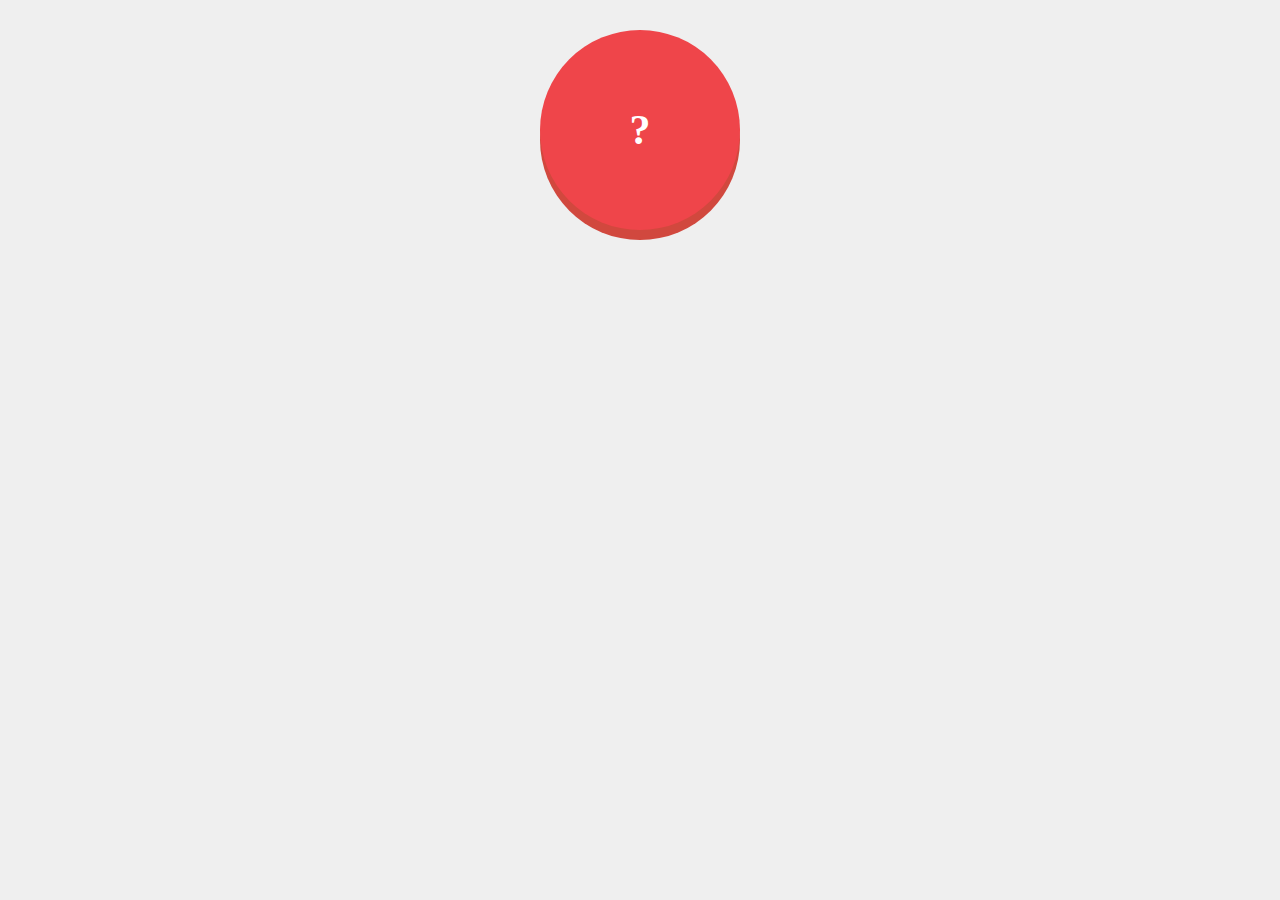
<file: works/MyOmikuji/index.html>
<!DOCTYPE html>
<html lang ="ja">
<head>
    <meta charset="utf-8">
    <title>おみくじ</title>
    <link rel="stylesheet" href="css/styles.css">
</head>
<body>
    <div id = "btn">?</div>
    <script src = "js/main.js"></script>
</body>
</html>
</file>
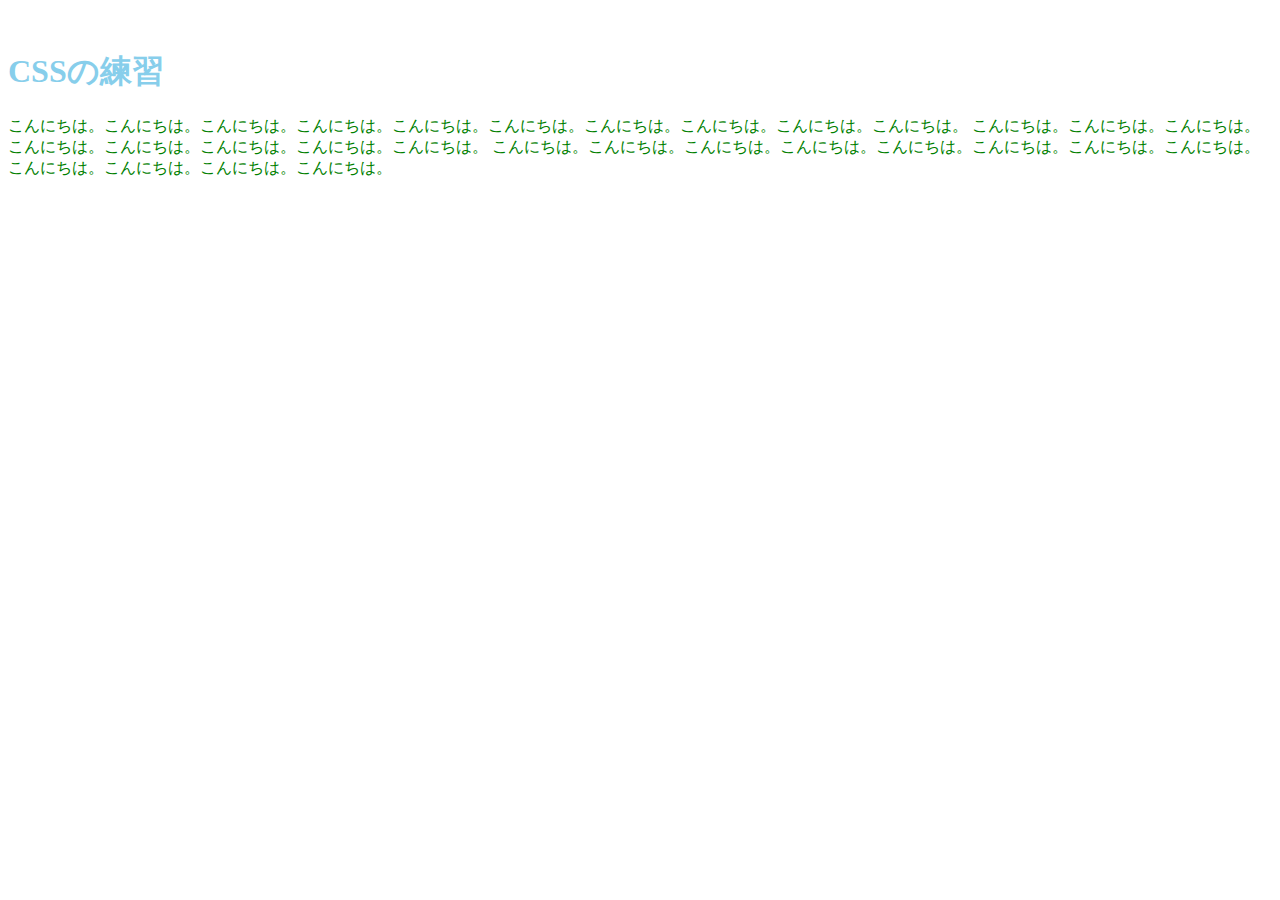
<file: works/MyCSS/MyCSS/index.html>
<!DOCTYPE html>
<html lang ="ja">
<head>
 <meta charset="utf-8">
 <title>CSSの練習</title>
 <link rel="stylesheet" href="css/styles.css">
 <!-- <style>
 h1 {
     color: red;
 }
 </style> -->
</head>
<body>
　<h1>CSSの練習</h1>
 <p style="color:green" >こんにちは。こんにちは。こんにちは。こんにちは。こんにちは。こんにちは。こんにちは。こんにちは。こんにちは。こんにちは。
    こんにちは。こんにちは。こんにちは。こんにちは。こんにちは。こんにちは。こんにちは。こんにちは。
    こんにちは。こんにちは。こんにちは。こんにちは。こんにちは。こんにちは。こんにちは。こんにちは。こんにちは。こんにちは。こんにちは。こんにちは。</p>
</body>
</html>
</file>
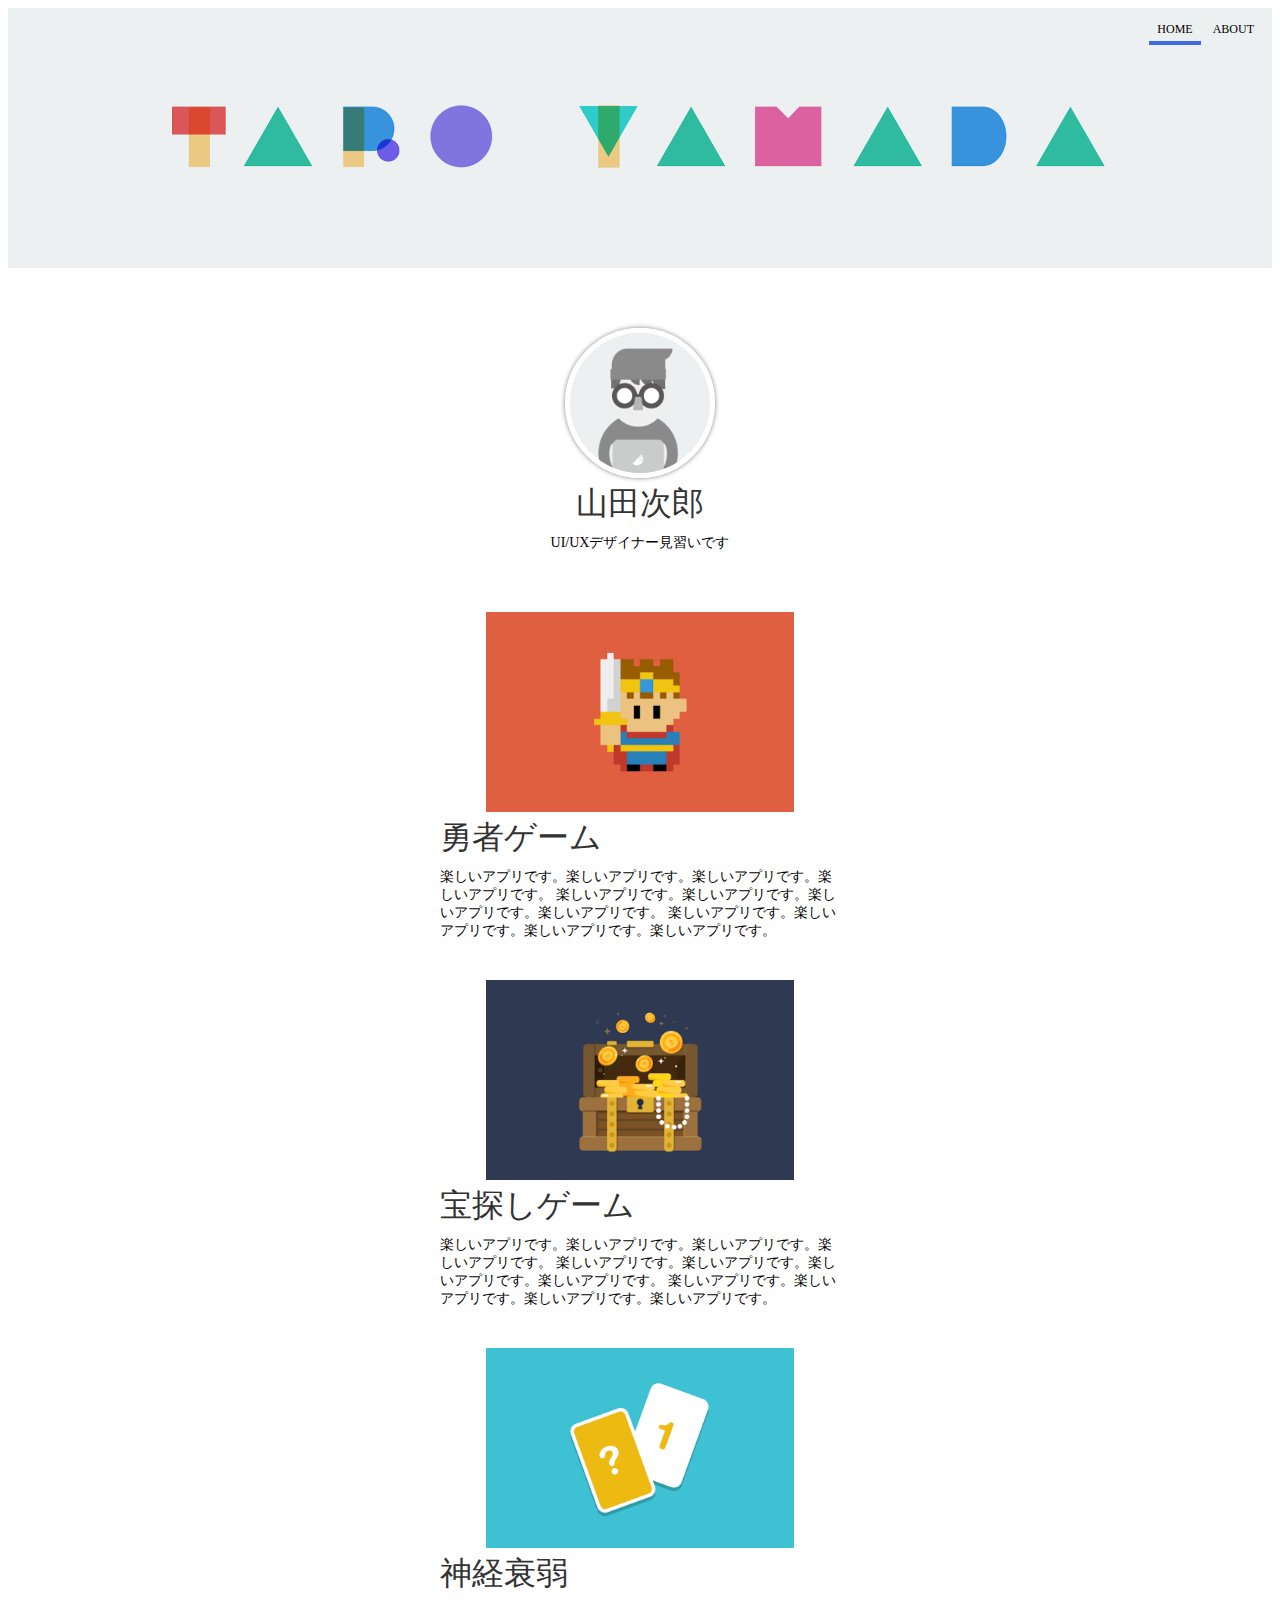
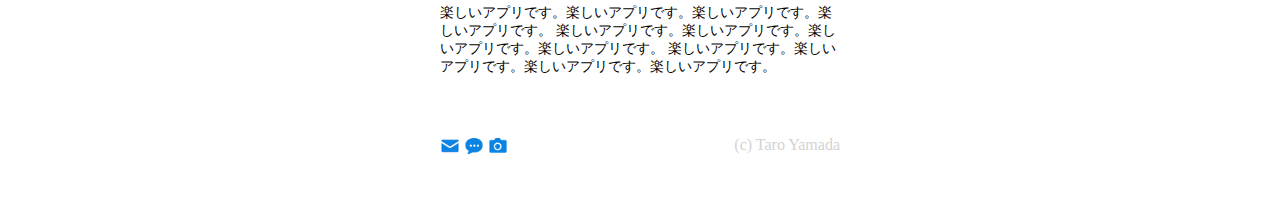
<file: works/PortfolioProject/public/index.html>
<!DOCTYPE html>

<html lang="ja">
  <head>
    <meta charset="utf-8">
    <title>太郎のポートフォリオサイト</title>
    <link rel="icon" href="favicon.ico">
    <meta name="description" content="太郎のポートフォリオサイトです。">
    <link rel="stylesheet" href="css/styles.css">
 </head>
  <body>
    <header>
      <navi>
        <ul>
         <li class="current">
           <a href="index.html">
             HOME
           </a>
          </li>
         <li>
           <a href="about.html">
              ABOUT
           </a>
          </li>
        </ul>
      </navi>
    </header>

    <section>
      <img src="img/taro.png" width-"140" height="140" alt="太郎のアイコン" class="icon">
      <h1>山田次郎</h1>
      <p>UI/UXデザイナー見習いです</p>

      <div class="works">
         <section>
          <img src="img/work1.png" width-"400" height="200" alt="勇者ゲーム">
          <h1>勇者ゲーム</h1>
          <p>楽しいアプリです。楽しいアプリです。楽しいアプリです。楽しいアプリです。
            楽しいアプリです。楽しいアプリです。楽しいアプリです。楽しいアプリです。
            楽しいアプリです。楽しいアプリです。楽しいアプリです。楽しいアプリです。</p>
         </section>

         <section>
            <img src="img/work2.png" width-"400" height="200" alt="宝探しゲーム">
            <h1>宝探しゲーム</h1>
            <p>楽しいアプリです。楽しいアプリです。楽しいアプリです。楽しいアプリです。
              楽しいアプリです。楽しいアプリです。楽しいアプリです。楽しいアプリです。
              楽しいアプリです。楽しいアプリです。楽しいアプリです。楽しいアプリです。</p>
          </section>

          <section>
              <img src="img/work3.png" width-"400" height="200" alt="神経衰弱">
              <h1>神経衰弱</h1>
              <p>楽しいアプリです。楽しいアプリです。楽しいアプリです。楽しいアプリです。
                楽しいアプリです。楽しいアプリです。楽しいアプリです。楽しいアプリです。
                楽しいアプリです。楽しいアプリです。楽しいアプリです。楽しいアプリです。</p>
          </section>
        </div>
    </section>

  <footer>
    <ul>
      <li>
        <a href="mailto:kanami5538@gmail.com" target="_blank">
        <img src="img/mail.png" width-"20" height="20" alt="メール送信">
        </a>
     </li>
      <li>
        <a href="https://dotinstall.com" target="_blank">
        <img src="img/blog.png" width-"20" height="20" alt="ブログサイトへ">
        </a>
      </li>
      <li>
        <a href="https://dotinstall.com" target="_blank">
        <img src="img/photos.png" width-"20" height="20" alt="写真サイトへ">
        </a>
      </li>
    </ul>
        <p>(c) Taro Yamada</p>

  </footer>
</body>
</html>
</file>
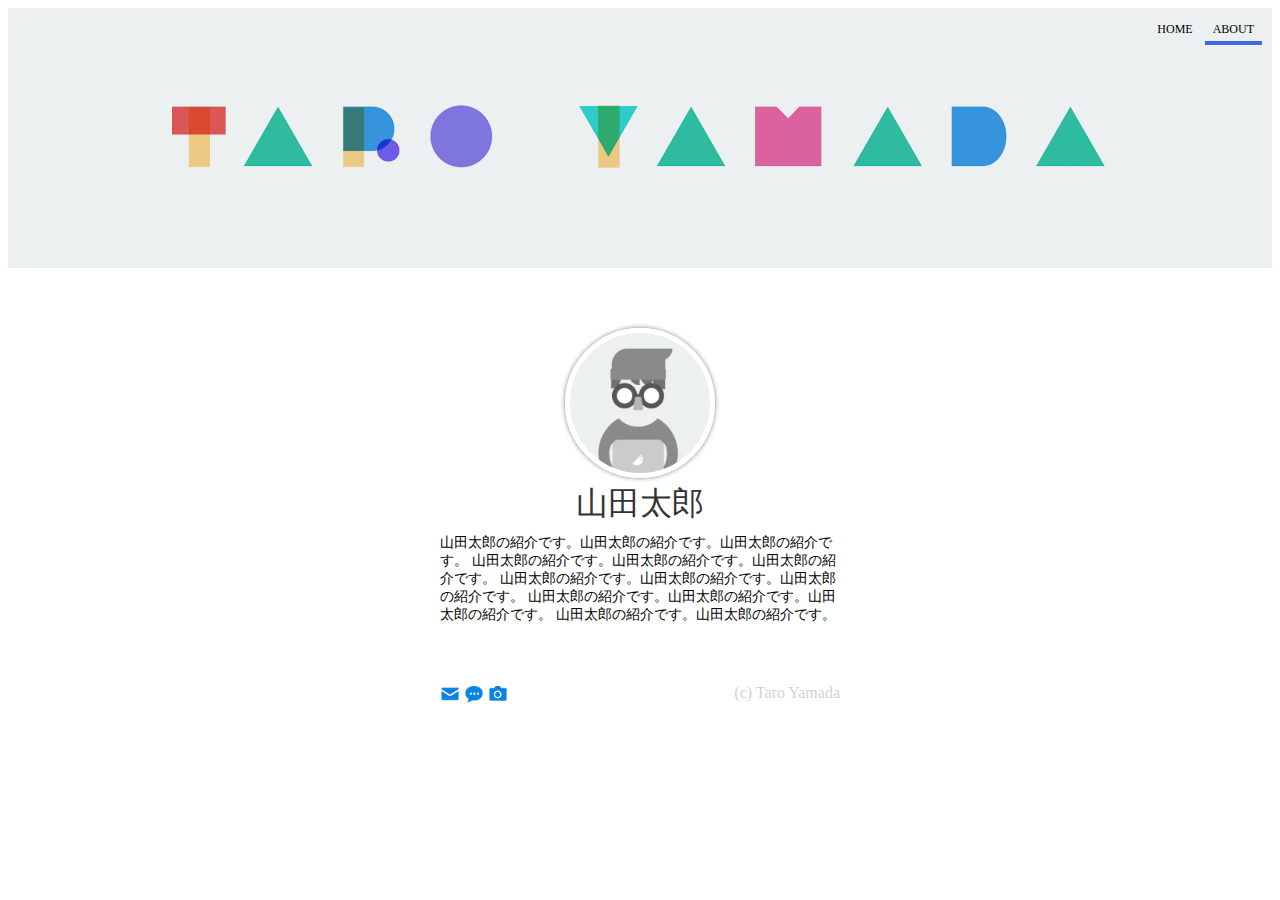
<file: works/PortfolioProject/public/about.html>
<!DOCTYPE html>

<html lang="ja">
  <head>
    <meta charset="utf-8">
    <title>山田太郎について</title>
    <link rel="icon" href="favicon.ico">
    <meta name="description" content="山田太郎について">
  </head>
  <link rel="stylesheet" href="css/styles.css">
  <body>
    <header>
      <!--
       ol:(o)rdered (l)ist-
       ul:(u)nordered

       li:(l)ist (i)tem
      -->
      <navi>
        <ul>
         <li>
           <a href="index.html">
             HOME
           </a>
          </li>
         <li class="current">
           <a href="about.html">
              ABOUT
           </a>
          </li>
        </ul>
      </navi>
    </header>

    <section class="about">
      <img src="img/taro.png" width-"140" height="140" alt="太郎のアイコン" class="icon">
      <h1>山田太郎</h1>
      <p>山田太郎の紹介です。山田太郎の紹介です。山田太郎の紹介です。
      山田太郎の紹介です。山田太郎の紹介です。山田太郎の紹介です。
      山田太郎の紹介です。山田太郎の紹介です。山田太郎の紹介です。
      山田太郎の紹介です。山田太郎の紹介です。山田太郎の紹介です。
      山田太郎の紹介です。山田太郎の紹介です。</p>


    </section>

  <footer>
    <ul>
      <li>
        <a href="mailto:kanami5538@gmail.com" target="_blank">
        <img src="img/mail.png" width-"20" height="20" alt="メール送信">
        </a>
     </li>
      <li>
        <a href="https://dotinstall.com" target="_blank">
        <img src="img/blog.png" width-"20" height="20" alt="ブログサイトへ">
        </a>
      </li>
      <li>
        <a href="https://dotinstall.com" target="_blank">
        <img src="img/photos.png" width-"20" height="20" alt="写真サイトへ">
        </a>
      </li>
    </ul>
        <p>(c) Taro Yamada</p>

  </footer>
</body>
</html>
</file>
<file: css/photoswipe/photoswipe.css>
/*! PhotoSwipe main CSS by Dmitry Semenov | photoswipe.com | MIT license */
/*
	Styles for basic PhotoSwipe functionality (sliding area, open/close transitions)
*/
/* pswp = photoswipe */
.pswp {
  display: none;
  position: absolute;
  width: 100%;
  height: 100%;
  left: 0;
  top: 0;
  overflow: hidden;
  -ms-touch-action: none;
  touch-action: none;
  z-index: 1500;
  -webkit-text-size-adjust: 100%;
  /* create separate layer, to avoid paint on window.onscroll in webkit/blink */
  -webkit-backface-visibility: hidden;
  outline: none; }
  .pswp * {
    -webkit-box-sizing: border-box;
            box-sizing: border-box; }
  .pswp img {
    max-width: none; }

/* style is added when JS option showHideOpacity is set to true */
.pswp--animate_opacity {
  /* 0.001, because opacity:0 doesn't trigger Paint action, which causes lag at start of transition */
  opacity: 0.001;
  will-change: opacity;
  /* for open/close transition */
  -webkit-transition: opacity 333ms cubic-bezier(0.4, 0, 0.22, 1);
          transition: opacity 333ms cubic-bezier(0.4, 0, 0.22, 1); }

.pswp--open {
  display: block; }

.pswp--zoom-allowed .pswp__img {
  /* autoprefixer: off */
  cursor: -webkit-zoom-in;
  cursor: -moz-zoom-in;
  cursor: zoom-in; }

.pswp--zoomed-in .pswp__img {
  /* autoprefixer: off */
  cursor: -webkit-grab;
  cursor: -moz-grab;
  cursor: grab; }

.pswp--dragging .pswp__img {
  /* autoprefixer: off */
  cursor: -webkit-grabbing;
  cursor: -moz-grabbing;
  cursor: grabbing; }

/*
	Background is added as a separate element.
	As animating opacity is much faster than animating rgba() background-color.
*/
.pswp__bg {
  position: absolute;
  left: 0;
  top: 0;
  width: 100%;
  height: 100%;
  background: #000;
  opacity: 0;
  -webkit-transform: translateZ(0);
          transform: translateZ(0);
  -webkit-backface-visibility: hidden;
  will-change: opacity; }

.pswp__scroll-wrap {
  position: absolute;
  left: 0;
  top: 0;
  width: 100%;
  height: 100%;
  overflow: hidden; }

.pswp__container,
.pswp__zoom-wrap {
  -ms-touch-action: none;
  touch-action: none;
  position: absolute;
  left: 0;
  right: 0;
  top: 0;
  bottom: 0; }

/* Prevent selection and tap highlights */
.pswp__container,
.pswp__img {
  -webkit-user-select: none;
  -moz-user-select: none;
  -ms-user-select: none;
      user-select: none;
  -webkit-tap-highlight-color: transparent;
  -webkit-touch-callout: none; }

.pswp__zoom-wrap {
  position: absolute;
  width: 100%;
  -webkit-transform-origin: left top;
  -ms-transform-origin: left top;
  transform-origin: left top;
  /* for open/close transition */
  -webkit-transition: -webkit-transform 333ms cubic-bezier(0.4, 0, 0.22, 1);
          transition: transform 333ms cubic-bezier(0.4, 0, 0.22, 1); }

.pswp__bg {
  will-change: opacity;
  /* for open/close transition */
  -webkit-transition: opacity 333ms cubic-bezier(0.4, 0, 0.22, 1);
          transition: opacity 333ms cubic-bezier(0.4, 0, 0.22, 1); }

.pswp--animated-in .pswp__bg,
.pswp--animated-in .pswp__zoom-wrap {
  -webkit-transition: none;
  transition: none; }

.pswp__container,
.pswp__zoom-wrap {
  -webkit-backface-visibility: hidden; }

.pswp__item {
  position: absolute;
  left: 0;
  right: 0;
  top: 0;
  bottom: 0;
  overflow: hidden; }

.pswp__img {
  position: absolute;
  width: auto;
  height: auto;
  top: 0;
  left: 0; }

/*
	stretched thumbnail or div placeholder element (see below)
	style is added to avoid flickering in webkit/blink when layers overlap
*/
.pswp__img--placeholder {
  -webkit-backface-visibility: hidden; }

/*
	div element that matches size of large image
	large image loads on top of it
*/
.pswp__img--placeholder--blank {
  background: #222; }

.pswp--ie .pswp__img {
  width: 100% !important;
  height: auto !important;
  left: 0;
  top: 0; }

/*
	Error message appears when image is not loaded
	(JS option errorMsg controls markup)
*/
.pswp__error-msg {
  position: absolute;
  left: 0;
  top: 50%;
  width: 100%;
  text-align: center;
  font-size: 14px;
  line-height: 16px;
  margin-top: -8px;
  color: #CCC; }

.pswp__error-msg a {
  color: #CCC;
  text-decoration: underline; }
</file>
<file: css/photoswipe/default-skin/default-skin.css>
/*! PhotoSwipe Default UI CSS by Dmitry Semenov | photoswipe.com | MIT license */
/*

	Contents:

	1. Buttons
	2. Share modal and links
	3. Index indicator ("1 of X" counter)
	4. Caption
	5. Loading indicator
	6. Additional styles (root element, top bar, idle state, hidden state, etc.)

*/
/*
	
	1. Buttons

 */
/* <button> css reset */
.pswp__button {
  width: 44px;
  height: 44px;
  position: relative;
  background: none;
  cursor: pointer;
  overflow: visible;
  -webkit-appearance: none;
  display: block;
  border: 0;
  padding: 0;
  margin: 0;
  float: right;
  opacity: 0.75;
  -webkit-transition: opacity 0.2s;
          transition: opacity 0.2s;
  -webkit-box-shadow: none;
          box-shadow: none; }
  .pswp__button:focus, .pswp__button:hover {
    opacity: 1; }
  .pswp__button:active {
    outline: none;
    opacity: 0.9; }
  .pswp__button::-moz-focus-inner {
    padding: 0;
    border: 0; }

/* pswp__ui--over-close class it added when mouse is over element that should close gallery */
.pswp__ui--over-close .pswp__button--close {
  opacity: 1; }

.pswp__button,
.pswp__button--arrow--left:before,
.pswp__button--arrow--right:before {
  background: url(default-skin.png) 0 0 no-repeat;
  background-size: 264px 88px;
  width: 44px;
  height: 44px; }

@media (-webkit-min-device-pixel-ratio: 1.1), (-webkit-min-device-pixel-ratio: 1.09375), (min-resolution: 105dpi), (min-resolution: 1.1dppx) {
  /* Serve SVG sprite if browser supports SVG and resolution is more than 105dpi */
  .pswp--svg .pswp__button,
  .pswp--svg .pswp__button--arrow--left:before,
  .pswp--svg .pswp__button--arrow--right:before {
    background-image: url(default-skin.svg); }
  .pswp--svg .pswp__button--arrow--left,
  .pswp--svg .pswp__button--arrow--right {
    background: none; } }

.pswp__button--close {
  background-position: 0 -44px; }

.pswp__button--share {
  background-position: -44px -44px; }

.pswp__button--fs {
  display: none; }

.pswp--supports-fs .pswp__button--fs {
  display: block; }

.pswp--fs .pswp__button--fs {
  background-position: -44px 0; }

.pswp__button--zoom {
  display: none;
  background-position: -88px 0; }

.pswp--zoom-allowed .pswp__button--zoom {
  display: block; }

.pswp--zoomed-in .pswp__button--zoom {
  background-position: -132px 0; }

/* no arrows on touch screens */
.pswp--touch .pswp__button--arrow--left,
.pswp--touch .pswp__button--arrow--right {
  visibility: hidden; }

/*
	Arrow buttons hit area
	(icon is added to :before pseudo-element)
*/
.pswp__button--arrow--left,
.pswp__button--arrow--right {
  background: none;
  top: 50%;
  margin-top: -50px;
  width: 70px;
  height: 100px;
  position: absolute; }

.pswp__button--arrow--left {
  left: 0; }

.pswp__button--arrow--right {
  right: 0; }

.pswp__button--arrow--left:before,
.pswp__button--arrow--right:before {
  content: '';
  top: 35px;
  background-color: rgba(0, 0, 0, 0.3);
  height: 30px;
  width: 32px;
  position: absolute; }

.pswp__button--arrow--left:before {
  left: 6px;
  background-position: -138px -44px; }

.pswp__button--arrow--right:before {
  right: 6px;
  background-position: -94px -44px; }

/*

	2. Share modal/popup and links

 */
.pswp__counter,
.pswp__share-modal {
  -webkit-user-select: none;
  -moz-user-select: none;
  -ms-user-select: none;
      user-select: none; }

.pswp__share-modal {
  display: block;
  background: rgba(0, 0, 0, 0.5);
  width: 100%;
  height: 100%;
  top: 0;
  left: 0;
  padding: 10px;
  position: absolute;
  z-index: 1600;
  opacity: 0;
  -webkit-transition: opacity 0.25s ease-out;
          transition: opacity 0.25s ease-out;
  -webkit-backface-visibility: hidden;
  will-change: opacity; }

.pswp__share-modal--hidden {
  display: none; }

.pswp__share-tooltip {
  z-index: 1620;
  position: absolute;
  background: #FFF;
  top: 56px;
  border-radius: 2px;
  display: block;
  width: auto;
  right: 44px;
  -webkit-box-shadow: 0 2px 5px rgba(0, 0, 0, 0.25);
          box-shadow: 0 2px 5px rgba(0, 0, 0, 0.25);
  -webkit-transform: translateY(6px);
      -ms-transform: translateY(6px);
          transform: translateY(6px);
  -webkit-transition: -webkit-transform 0.25s;
          transition: transform 0.25s;
  -webkit-backface-visibility: hidden;
  will-change: transform; }
  .pswp__share-tooltip a {
    display: block;
    padding: 8px 12px;
    color: #000;
    text-decoration: none;
    font-size: 14px;
    line-height: 18px; }
    .pswp__share-tooltip a:hover {
      text-decoration: none;
      color: #000; }
    .pswp__share-tooltip a:first-child {
      /* round corners on the first/last list item */
      border-radius: 2px 2px 0 0; }
    .pswp__share-tooltip a:last-child {
      border-radius: 0 0 2px 2px; }

.pswp__share-modal--fade-in {
  opacity: 1; }
  .pswp__share-modal--fade-in .pswp__share-tooltip {
    -webkit-transform: translateY(0);
        -ms-transform: translateY(0);
            transform: translateY(0); }

/* increase size of share links on touch devices */
.pswp--touch .pswp__share-tooltip a {
  padding: 16px 12px; }

a.pswp__share--facebook:before {
  content: '';
  display: block;
  width: 0;
  height: 0;
  position: absolute;
  top: -12px;
  right: 15px;
  border: 6px solid transparent;
  border-bottom-color: #FFF;
  -webkit-pointer-events: none;
  -moz-pointer-events: none;
  pointer-events: none; }

a.pswp__share--facebook:hover {
  background: #3E5C9A;
  color: #FFF; }
  a.pswp__share--facebook:hover:before {
    border-bottom-color: #3E5C9A; }

a.pswp__share--twitter:hover {
  background: #55ACEE;
  color: #FFF; }

a.pswp__share--pinterest:hover {
  background: #CCC;
  color: #CE272D; }

a.pswp__share--download:hover {
  background: #DDD; }

/*

	3. Index indicator ("1 of X" counter)

 */
.pswp__counter {
  position: absolute;
  left: 0;
  top: 0;
  height: 44px;
  font-size: 13px;
  line-height: 44px;
  color: #FFF;
  opacity: 0.75;
  padding: 0 10px; }

/*
	
	4. Caption

 */
.pswp__caption {
  position: absolute;
  left: 0;
  bottom: 0;
  width: 100%;
  min-height: 44px; }
  .pswp__caption small {
    font-size: 11px;
    color: #BBB; }

.pswp__caption__center {
  text-align: left;
  max-width: 420px;
  margin: 0 auto;
  font-size: 13px;
  padding: 10px;
  line-height: 20px;
  color: #CCC; }

.pswp__caption--empty {
  display: none; }

/* Fake caption element, used to calculate height of next/prev image */
.pswp__caption--fake {
  visibility: hidden; }

/*

	5. Loading indicator (preloader)

	You can play with it here - http://codepen.io/dimsemenov/pen/yyBWoR

 */
.pswp__preloader {
  width: 44px;
  height: 44px;
  position: absolute;
  top: 0;
  left: 50%;
  margin-left: -22px;
  opacity: 0;
  -webkit-transition: opacity 0.25s ease-out;
          transition: opacity 0.25s ease-out;
  will-change: opacity;
  direction: ltr; }

.pswp__preloader__icn {
  width: 20px;
  height: 20px;
  margin: 12px; }

.pswp__preloader--active {
  opacity: 1; }
  .pswp__preloader--active .pswp__preloader__icn {
    /* We use .gif in browsers that don't support CSS animation */
    background: url(preloader.gif) 0 0 no-repeat; }

.pswp--css_animation .pswp__preloader--active {
  opacity: 1; }
  .pswp--css_animation .pswp__preloader--active .pswp__preloader__icn {
    -webkit-animation: clockwise 500ms linear infinite;
            animation: clockwise 500ms linear infinite; }
  .pswp--css_animation .pswp__preloader--active .pswp__preloader__donut {
    -webkit-animation: donut-rotate 1000ms cubic-bezier(0.4, 0, 0.22, 1) infinite;
            animation: donut-rotate 1000ms cubic-bezier(0.4, 0, 0.22, 1) infinite; }

.pswp--css_animation .pswp__preloader__icn {
  background: none;
  opacity: 0.75;
  width: 14px;
  height: 14px;
  position: absolute;
  left: 15px;
  top: 15px;
  margin: 0; }

.pswp--css_animation .pswp__preloader__cut {
  /* 
			The idea of animating inner circle is based on Polymer ("material") loading indicator 
			 by Keanu Lee https://blog.keanulee.com/2014/10/20/the-tale-of-three-spinners.html
		*/
  position: relative;
  width: 7px;
  height: 14px;
  overflow: hidden; }

.pswp--css_animation .pswp__preloader__donut {
  -webkit-box-sizing: border-box;
          box-sizing: border-box;
  width: 14px;
  height: 14px;
  border: 2px solid #FFF;
  border-radius: 50%;
  border-left-color: transparent;
  border-bottom-color: transparent;
  position: absolute;
  top: 0;
  left: 0;
  background: none;
  margin: 0; }

@media screen and (max-width: 1024px) {
  .pswp__preloader {
    position: relative;
    left: auto;
    top: auto;
    margin: 0;
    float: right; } }

@-webkit-keyframes clockwise {
  0% {
    -webkit-transform: rotate(0deg);
            transform: rotate(0deg); }
  100% {
    -webkit-transform: rotate(360deg);
            transform: rotate(360deg); } }

@keyframes clockwise {
  0% {
    -webkit-transform: rotate(0deg);
            transform: rotate(0deg); }
  100% {
    -webkit-transform: rotate(360deg);
            transform: rotate(360deg); } }

@-webkit-keyframes donut-rotate {
  0% {
    -webkit-transform: rotate(0);
            transform: rotate(0); }
  50% {
    -webkit-transform: rotate(-140deg);
            transform: rotate(-140deg); }
  100% {
    -webkit-transform: rotate(0);
            transform: rotate(0); } }

@keyframes donut-rotate {
  0% {
    -webkit-transform: rotate(0);
            transform: rotate(0); }
  50% {
    -webkit-transform: rotate(-140deg);
            transform: rotate(-140deg); }
  100% {
    -webkit-transform: rotate(0);
            transform: rotate(0); } }

/*
	
	6. Additional styles

 */
/* root element of UI */
.pswp__ui {
  -webkit-font-smoothing: auto;
  visibility: visible;
  opacity: 1;
  z-index: 1550; }

/* top black bar with buttons and "1 of X" indicator */
.pswp__top-bar {
  position: absolute;
  left: 0;
  top: 0;
  height: 44px;
  width: 100%; }

.pswp__caption,
.pswp__top-bar,
.pswp--has_mouse .pswp__button--arrow--left,
.pswp--has_mouse .pswp__button--arrow--right {
  -webkit-backface-visibility: hidden;
  will-change: opacity;
  -webkit-transition: opacity 333ms cubic-bezier(0.4, 0, 0.22, 1);
          transition: opacity 333ms cubic-bezier(0.4, 0, 0.22, 1); }

/* pswp--has_mouse class is added only when two subsequent mousemove events occur */
.pswp--has_mouse .pswp__button--arrow--left,
.pswp--has_mouse .pswp__button--arrow--right {
  visibility: visible; }

.pswp__top-bar,
.pswp__caption {
  background-color: rgba(0, 0, 0, 0.5); }

/* pswp__ui--fit class is added when main image "fits" between top bar and bottom bar (caption) */
.pswp__ui--fit .pswp__top-bar,
.pswp__ui--fit .pswp__caption {
  background-color: rgba(0, 0, 0, 0.3); }

/* pswp__ui--idle class is added when mouse isn't moving for several seconds (JS option timeToIdle) */
.pswp__ui--idle .pswp__top-bar {
  opacity: 0; }

.pswp__ui--idle .pswp__button--arrow--left,
.pswp__ui--idle .pswp__button--arrow--right {
  opacity: 0; }

/*
	pswp__ui--hidden class is added when controls are hidden
	e.g. when user taps to toggle visibility of controls
*/
.pswp__ui--hidden .pswp__top-bar,
.pswp__ui--hidden .pswp__caption,
.pswp__ui--hidden .pswp__button--arrow--left,
.pswp__ui--hidden .pswp__button--arrow--right {
  /* Force paint & create composition layer for controls. */
  opacity: 0.001; }

/* pswp__ui--one-slide class is added when there is just one item in gallery */
.pswp__ui--one-slide .pswp__button--arrow--left,
.pswp__ui--one-slide .pswp__button--arrow--right,
.pswp__ui--one-slide .pswp__counter {
  display: none; }

.pswp__element--disabled {
  display: none !important; }

.pswp--minimal--dark .pswp__top-bar {
  background: none; }
</file>
<file: css/style.css>
/* CSS Document */

*,
*:before,
*:after {
  box-sizing: border-box;
}

body {
  font-family: "ヒラギノ角ゴ Pro W3", "Hiragino Kaku Gothic Pro", "游ゴシック Medium", "Yu Gothic Medium", "游ゴシック体", YuGothic, "メイリオ", Meiryo, Osaka, "ＭＳ Ｐゴシック", "MS PGothic", sans-serif;
  font-size: 15px;
  line-height: 1.8;
  letter-spacing: .8px;
  word-break: break-all;
  color: #333;
}

a {
  text-decoration: none;
  color: #1ca9e3;
}

img,
video,
object {
  display: block;
  max-width: 100%;
  height: auto;
  vertical-align: bottom;
  border: none;
}

ul,
li {
  list-style: none;
}

.text-bold {
  font-weight: bold;
}

.pc {
  display: block;
}

.sp {
  display: none;
}

#js-pageTop {
  font-size: 12px;
  font-weight: bold;
  display: block;
  padding: 10px;
  cursor: pointer;
  text-align: center;
  background-color: #ccc;
}

.hover-action-01 {
  display: block;
  -webkit-transition: all .3s;
  -moz-transition: all .3s;
  -ms-transition: all .3s;
  -o-transition: all .3s;
  transition: all .3s;
  -webkit-box-shadow: 0 2px 10px 0 rgba(0, 0, 0, .1);
  -moz-box-shadow: 0 2px 10px 0 rgba(0, 0, 0, .1);
  box-shadow: 0 2px 10px 0 rgba(0, 0, 0, .1);
}

.hover-action-01:hover {
  -webkit-transition: all .3s;
  -moz-transition: all .3s;
  -ms-transition: all .3s;
  -o-transition: all .3s;
  transition: all .3s;
  -webkit-transform: translate(0, -4px);
  -moz-transform: translate(0, -4px);
  -ms-transform: translate(0, -4px);
  -o-transform: translate(0, -4px);
  transform: translate(0, -4px);
  -webkit-box-shadow: 0 10px 20px 0 rgba(0, 0, 0, .12);
  -moz-box-shadow: 0 10px 20px 0 rgba(0, 0, 0, .12);
  box-shadow: 0 10px 20px 0 rgba(0, 0, 0, .12);
}

.icon-kuma {
  position: absolute;
  top: -100%;
  left: 65%;
  width:40%;
  height:66%;
  background-image: url(../img/feature/icon_kuma.png);
  background-repeat:no-repeat;
  background-position:0 0;
  background-size:cover;
}
/*--------------------------------
 全体
---------------------------------*/
#wrapper {
  padding-top: 68px;
}

.section {
  padding: 100px 0;
}

.section:nth-of-type(odd) {
  background-color: #f7f7f7;
}

.section .inner {
  max-width: 1380px;
  margin: 0 auto;
  padding: 0 40px;
}

.section-title-area {
  margin-bottom: 38px;
  text-align: center;
}

.section-title {
  font-family: "Open sans", sans-serif;
  font-size: 40px;
  font-weight: normal;
  line-height: 1;
  margin-bottom: 15px;
  letter-spacing: .05em;
}

.section-image a {
  display: block;
}

#about .inner,
#skill .inner {
  max-width: 1000px;
}

/*--------------------------------
ヘッダー
---------------------------------*/
#header {
  display: flex;
  align-items: center;
  justify-content: center;
  height: 86vh;
}

#header .logo {
  position: relative;
  margin-bottom: 30px;
  text-align: center;
}

#header .logo-title {
  font-family: "Open sans", sans-serif;
  font-size: 64px;
  line-height: 1;
  letter-spacing: .2em;
}

#header .logo-desc {
  font-size: 20px;
  margin-top: 5px;
  text-align: center;
  letter-spacing: .2em;
}

/*--------------------------------
 グローバルナビ
---------------------------------*/

#gnav {
  background-color: #fff;
  -webkit-box-shadow: 0 3px 3px -3px rgba(0, 0, 0, .2);
  -moz-box-shadow: 0 3px 3px -3px rgba(0, 0, 0, .2);
  box-shadow: 0 3px 3px -3px rgba(0, 0, 0, .2);
}

#gnav {
  position: fixed;
  z-index: 100;
  top: 0;
  left: 0;
  width: 100%;
}


#gnav ul {
  display: flex;
  flex-wrap: wrap;
  justify-content: center;
}

#gnav li {
  font-family: "Open sans", sans-serif;
  font-size: 16px;
  padding: 0 24px;
  letter-spacing: .05em;
}

#gnav li a {
  position: relative;
  display: inline-block;
  padding: 20px 0;
  -webkit-transition: .3s;
  -moz-transition: .3s;
  -ms-transition: .3s;
  -o-transition: .3s;
  transition: .3s;
  color: #333;
}

#gnav li a:hover {
  opacity: 1;
}

#gnav li a::after {
  position: absolute;
  bottom: 0;
  left: 50%;
  width: 0;
  height: 3px;
  content: "";
  transition: .3s;
  -webkit-transform: translateX(-50%);
  transform: translateX(-50%);
  background-color: #333;
}

#gnav li a:hover::after {
  width: 100%;
}

/*--------------------------------
 Card
---------------------------------*/
.card-wrapper {
  display: flex;
  flex-wrap: wrap;
  justify-content: space-between;
}

.card-image img {
  width: 100%;
}

.card-caption {
  text-align: center;
}

.card-caption-title {
  font-size: 12px;
  font-weight: bold;
  margin-top: 8px;
}

.card-caption-info {
  font-size: 10px;
}

.card-caption-url {
  font-size: 10px;
}

.card img.fadein {
  -webkit-transition: 1.5s;
  -moz-transition: 1.5s;
  -ms-transition: 1.5s;
  -o-transition: 1.5s;
  transition: 1.5s;
  opacity: 0;
}

.card img.fadein.lazyloaded {
  opacity: 1;
}

/*--------------------------------
 WORKS
---------------------------------*/

#works .card {
  flex-basis: 31%;
  margin-bottom: 60px;
}

#works .card-wrapper::after {
  display: block;
  flex-basis: 31%;
  content: "";
}

#works .card:nth-child(3n+1):nth-last-child(-n+3),
#works .card:nth-child(3n+1):nth-last-child(-n+3)~div {
  margin-bottom: 0;
}

/*--------------------------------
 FEATURE
---------------------------------*/

#feature .section-body {
  display: flex;
  flex-wrap: wrap;
  justify-content: space-between;
}

#feature .section-image {
  flex-basis: 58%;
}

#feature .section-image img {
  width: 100%;
  margin: 0 auto;
}

#feature .section-desc {
  flex-basis: 37%;
}

/*--------------------------------
 ABOUT
---------------------------------*/

#about .section-body {
  display: flex;
  flex-wrap: wrap;
  justify-content: space-between;
}

#about .section-image {
  flex-basis: 20%;
  margin: 0 auto;
}

#about .section-image a {
  display: block;
  border-radius: 50%;
}

#about .section-image img {
  margin: 0 auto;
  border-radius: 50%;
  box-shadow: 0 0 25px 0 #d9d9d9;
}

#about .section-desc {
  flex-basis: 62%;
}

/*--------------------------------
 SKILL
---------------------------------*/

#skill .card-wrapper {
  display: flex;
  flex-wrap: wrap;
  justify-content: space-between;
  margin: 0 auto;
}

#skill .card {
  display: flex;
  flex-basis: 46%;
  flex-wrap: wrap;
  justify-content: space-between;
  margin-bottom: 50px;
}

#skill .skill-icon {
  flex-basis: 60px;
}

#skill .skill-desc {
  flex-basis: calc(100% - 60px - 30px);
}

#skill .skill-desc-title {
  margin-bottom: 3px;
}

#skill .rate {
  font-size: 16px;
  position: relative;
  display: inline-block;
  width: 100%;
  height: 20px;
  letter-spacing: .3em;
}

#skill .rate:before,
#skill .rate:after {
  line-height: 20px;
  position: absolute;
  top: 0;
  left: 0;
  display: inline-block;
  height: 20px;
  content: "★★★★★";
}

#skill .rate:before {
  color: #ddd;
}

#skill .rate:after {
  overflow: hidden;
  white-space: nowrap;
  color: #f181b4;
}

#skill .rate1:after {
  width: 20px;
}

#skill .rate2:after {
  width: 40px;
}

#skill .rate3:after {
  width: 60px;
}

#skill .rate4:after {
  width: 80px;
}

#skill .rate5:after {
  width: 100px;
}

/*--------------------------------
 CONTACT
---------------------------------*/

#contact .contact-list ul {
  display: flex;
  align-items: flex-end;
  flex-wrap: wrap;
  justify-content: space-between;
  width: 150px;
  margin: 0 auto;
}

#contact .contact-list li {
  display: flex;
  align-items: center;
  text-align: center;
}

#contact .contact-list li a {
  color: #333;
}

#contact .contact-list li img {
  width: 50px;
}

#contact .contact-list-desc {
  font-weight: bold;
}

#contact .contact-other {
  font-size: 14px;
  margin-top: 10px;
  text-align: center;
}

/*--------------------------------
 Footer
---------------------------------*/

#footer {
  background-color: #1d1d1d;
}

#footer .inner {
  padding: 30px;
}

#footer .copyright {
  font-size: 10px;
  text-align: center;
  color: #8c8c8c;
}

/*media Queries 767
----------------------------------------------------*/

@media screen and (max-width: 767px) {
  body {
    font-size: 13px;
    line-height: 1.7;
  }

  .pc {
    display: none;
  }

  .sp {
    display: block;
  }

  .hover-action-01 {
    -webkit-transition: none;
    -moz-transition: none;
    -ms-transition: none;
    -o-transition: none;
    transition: none;
  }

  .hover-action-01:hover {
    -webkit-transition: none;
    -moz-transition: none;
    -ms-transition: none;
    -o-transition: none;
    transition: none;
    -webkit-transform: none;
    -moz-transform: none;
    -ms-transform: none;
    -o-transform: none;
    transform: none;
  }


  #wrapper {
    padding-top: 82px;
  }

  #header {
    height: 70vh;
  }

  #header .logo-title {
    font-size: 28px;
    letter-spacing: .16em;
  }

  #header .logo-desc {
    font-size: 11px;
  }

  #gnav {
    padding: 15px 0;
  }

  #gnav li {
    font-size: 13px;
    padding: 2px 15px;
  }

  #gnav li a {
    padding: 0;
  }

  #gnav li a:hover {
    opacity: 1;
  }

  #gnav li a::after {
    display: none;
  }

  .section {
    padding: 60px 0;
  }

  .section .inner {
    padding: 0 15px;
  }

  .section .section-title-area {
    margin-bottom: 20px;
  }

  .section .section-title {
    font-size: 22px;
  }

  .card-caption {
    text-align: left;
  }

  .card-caption-title {
    font-size: 10px;
  }

  #works .card:nth-child(2n+1):nth-last-child(-n+2),
  #works .card:nth-child(2n+1):nth-last-child(-n+2)~div {
    margin-bottom: 0;
  }

  #works .card {
    flex-basis: 48%;
    margin-bottom: 30px;
  }

  #feature .section-image,
  #feature .section-desc {
    flex-basis: 100%;
  }

  #feature .section-image {
    margin-bottom: 20px;
  }

  #about.section-image,
  #about .section-desc {
    flex-basis: 100%;
  }

  #about .section-image {
    flex-basis: 100px;
    margin: 0 auto 20px;
  }

  #skill .card-wrapper {
    width: 100%;
  }

  #skill .card {
    flex-basis: 100%;
  }

  #skill .skill-icon {
    flex-basis: 45px;
  }

  #skill .skill-icon img {
    width: 45px;
  }

  #skill .skill-desc {
    flex-basis: calc(100% - 45px - 10px);
  }

  #skill .rate {
    font-size: 15px;
    height: 15px;
  }

  #skill .rate:before,
  #skill .rate:after {
    line-height: 15px;
    height: 15px;
  }

  #skill .rate1:after {
    width: 15px;
  }

  #skill .rate2:after {
    width: 35px;
  }

  #skill .rate3:after {
    width: 55px;
  }

  #skill .rate4:after {
    width: 75px;
  }

  #skill .rate5:after {
    width: 95px;
  }

  #contact .contact-list ul {
    width: 100px;
  }

  #contact .contact-list li img {
    width: 30px;
  }

  #contact .contact-list-desc {
    font-size: 12px;
  }

  #footer .inner {
    padding: 20px 0;
  }
}
</file>
<file: works/MyAwesomeApp/css/styles.css>
body {
     margin: 0;
     font-size: 16px;
     font-family: Verdana, sans-serif;
     color: #333;
}

header {
    background: #f59a00;
    color: #fff;
    text-align: center;
    padding-top: 64px;
}

header h1,
header p {
    margin: 0;
}

header img {
    width: 280px;
    vertical-align: bottom;
}

.btn {
        text-decoration: none;
        background: #fff;
        color: #f59a00;
        display: block;
        width: 140px;
        line-height: 44px;
        margin: 40px auto 48px;
        font-size: 14px;
        font-weight: bold;
        border-radius: 4px;
}

.btn:hover {
    opacity: 0.9;
}

.features img {
    width: 100%;
}

.features > h1 {
    text-align: center;
    padding: 64px 0;
    font-weight: normal;
}

.features .container {
    margin: 0 32px;
}

.features p {
    line-height: 1.8;
}

.features section {
    padding-bottom: 64px;
}

.members {
        background: #f2f2f3;
}

.members > h1 {
            text-align: center;
            padding: 64px 0;
            font-weight: normal;
 }

.members ul {
    list-style: none;
    text-align: center;
    margin: 0;
    padding: 0;
}

.members img {
    width: 160px;
    border-radius: 50%;
}

.members h2 {
    font-size: 20px;
}

.members li {
    padding-bottom: 64px;
}

.call-to-action {
    background: #f59a00;
    color: #fff;
    text-align: center;
    padding: 64px 0;
}

.call-to-action h1 {
    font-weight: normal;
}

.call-to-action .btn {
    margin: 0 auto;
}

footer {
    padding: 64px 0;
    background: #323135;
    color: #98969c;
    text-align: center;
}

@media (min-width: 900px) {
    header .container {
        display: flex;
        width: 800px;
        margin: 0 auto;
    }

    header .info {
        width: 60%;
        align-self: center;
    }

    header .pic {
        width: 40%;
    }

    .features .container {
        width: 800px;
        margin: 0 auto;
    }

.features section {
    display: flex;
    justify-content: space-between;
}

.features section:nth-child(even) {
    flex-direction: row-reverse;
}

.features .pic {
    width: 50%;
}

.features .info {
    width: calc(50% - 32px);
}

.members ul {
    width: 800px;
    margin: 0 auto;
    display: flex;
    justify-content: space-between;
}

.members li {
    width: 250px;
}

}
</file>
<file: works/MyDotinstallPane/css/styles.css>
body {
  font-size: 16px;
  font-family: Verdana, sans-serif;
  color: #333;
  margin: 0;
}

.container{
  width: 820px;
  margin: 0 auto;
  padding: 60px 0;
}

.orange-bg{
  color: #fff;
  background: url(../img/bg.png);
  background-size: cover;
}

.section-title{
  text-align: center;
  font-weight: normal;
  font-size: 24px;
  margin-bottom: 60px;
  margin-top: 0;
}

.section-title::after {
  content: attr(data-subtitle);
  display:block;
  font-size: 16px;
  color: #aaa;
  padding-top: 10px;
}

.btn {
  display: inline-block;
  width: 290px;
  background: #fff;
  color: #f39800;
  text-align: center;
  text-decoration: none;
  padding: 8px 0;
  border-radius:5px;
  opacity: 0.9;
}

.btn:hover {
  opacity: 1.0;
}

/* header */


header h1 {
  margin-top: 0;
  font-weight: normal;
  font-size: 36px;
  margin-bottom: 8px;
}

header p {
  margin-top: 0;
  margin-bottom: 50px;
}

header .container{
  position: relative;
}
header img{
  position: absolute;
  bottom: 0;
  right: 0;
}


/* features */

.feature h1{
  font-weight: normal;
  font-size: 18px;
}

.feature .desc {
  width: 360px;
}

.feature:nth-of-type(odd) .desc {
  float: right;
  padding-left: 40px;
}

.feature:nth-of-type(even) .desc {
  float: left;
  padding-right: 40px;
}

.feature:not(:last-child){
  margin-bottom: 60px;
}

.feature {
  overflow: hidden;
}

/* voices */

.voices {
  background: #f8f8f8;
}

.voices .flex {
  display: flex;
  justify-content: space-between;
}

.voice {
  width: 250px;
  background: #fff;
  position: relative;
  box-sizing: border-box;
  padding: 60px 40px 25px;
}

.voice img {
  border-radius: 50%;
  border: 10px solid #fff;
  position: absolute;
  left: 0;
  right: 0;
  margin: 0 auto;
  top: -55px;
}

.voice h1 {
  text-align: center;
  font-size: 18px;
  font-weight: normal;
}

.voices .section-title {
  margin-bottom: 95px;
}

/* call-to-action */
.call-to-action {
  text-align: center;
}

.call-to-action .section-title {
  margin-bottom: 15px;
}

/* footer */

footer {
  padding; 40px 0;
  text-align: center;
  color: #aaa;
}
</file>
<file: works/MyOmikuji/css/styles.css>
body {
    background: #efefef;
}

#btn {
    width: 200px;
    height: 200px;
    background: #ef454a;
    border-radius: 50%;
    margin: 30px auto;
    text-align:center;
    line-height: 200px;
    color: #fff; 
    font-weight: bold;
    font-size: 42px;
    cursor: pointer; 
    box-shadow: 0 10px 0 #d1483e;
    user-select: none;
}
#btn:hover {
    opacity:0.9;
}

#btn:active {
    box-shadow: 0 5px 0 #d1483e; 
    margin-top: 35px;
}
</file>
<file: works/MyCSS/MyCSS/css/styles.css>
h1 {
    color: skyblue;
}
</file>
<file: works/PortfolioProject/public/css/styles.css>
h1 {
  color: #333;
  font-family: Verdana,sans-serif;
  margin: 0;
}

header {
    text-align: right;
    padding: 10px;
    background-image: url(../img/header.png);
    height: 240px;
    background-size: cover;
    background-position: 50% 50%;
    margin-bottom: 60px;
}

header ul {
  margin: 0;
  list-style-type: none;
  padding-left: 0;
}

header li {
  display: inline-block;
  padding: 4px 8px;
  font-size: 12px;
}

header li > a {
  text-decoration : none;
  color: inherit;
}

header li > a:hover{
  color: royalblue;
}

.current {
  border-bottom: 4px solid royalblue;
}

section{
  text-align: center;
}

section h1 {
  font-weight: normal;
  margin-bottom:8px;
}

section p {
  margin-top:0;
  font-size:14px;
}

/* section > img  */

.icon{
  border-radius: 50%;
  border: 5px solid white;
  box-shadow: 0 0 5px gray;
}

.works {
 width: 400px;
 margin:60px auto;
}

.works > section {
  margin-bottom: 40px;
}

.works h1,
.works p {
  text-align: left;
}

footer {
  width: 400px;
  margin: 0 auto 60px;
}

footer ul {
  margin: 0;
  list-style-type: none;
  padding-left: 0;
  float: left;
}

footer li {
  display: inline-block;
}

 footer li > a:hover{
  opacity: 0.6;
}

footer p{
  color:lightgray;
  font-size;14px;
  text-align: right;
}

.about {
  width: 400px;
  margin: 0 auto 60px;
}

.about p {
  text-align: left;
}
</file>
